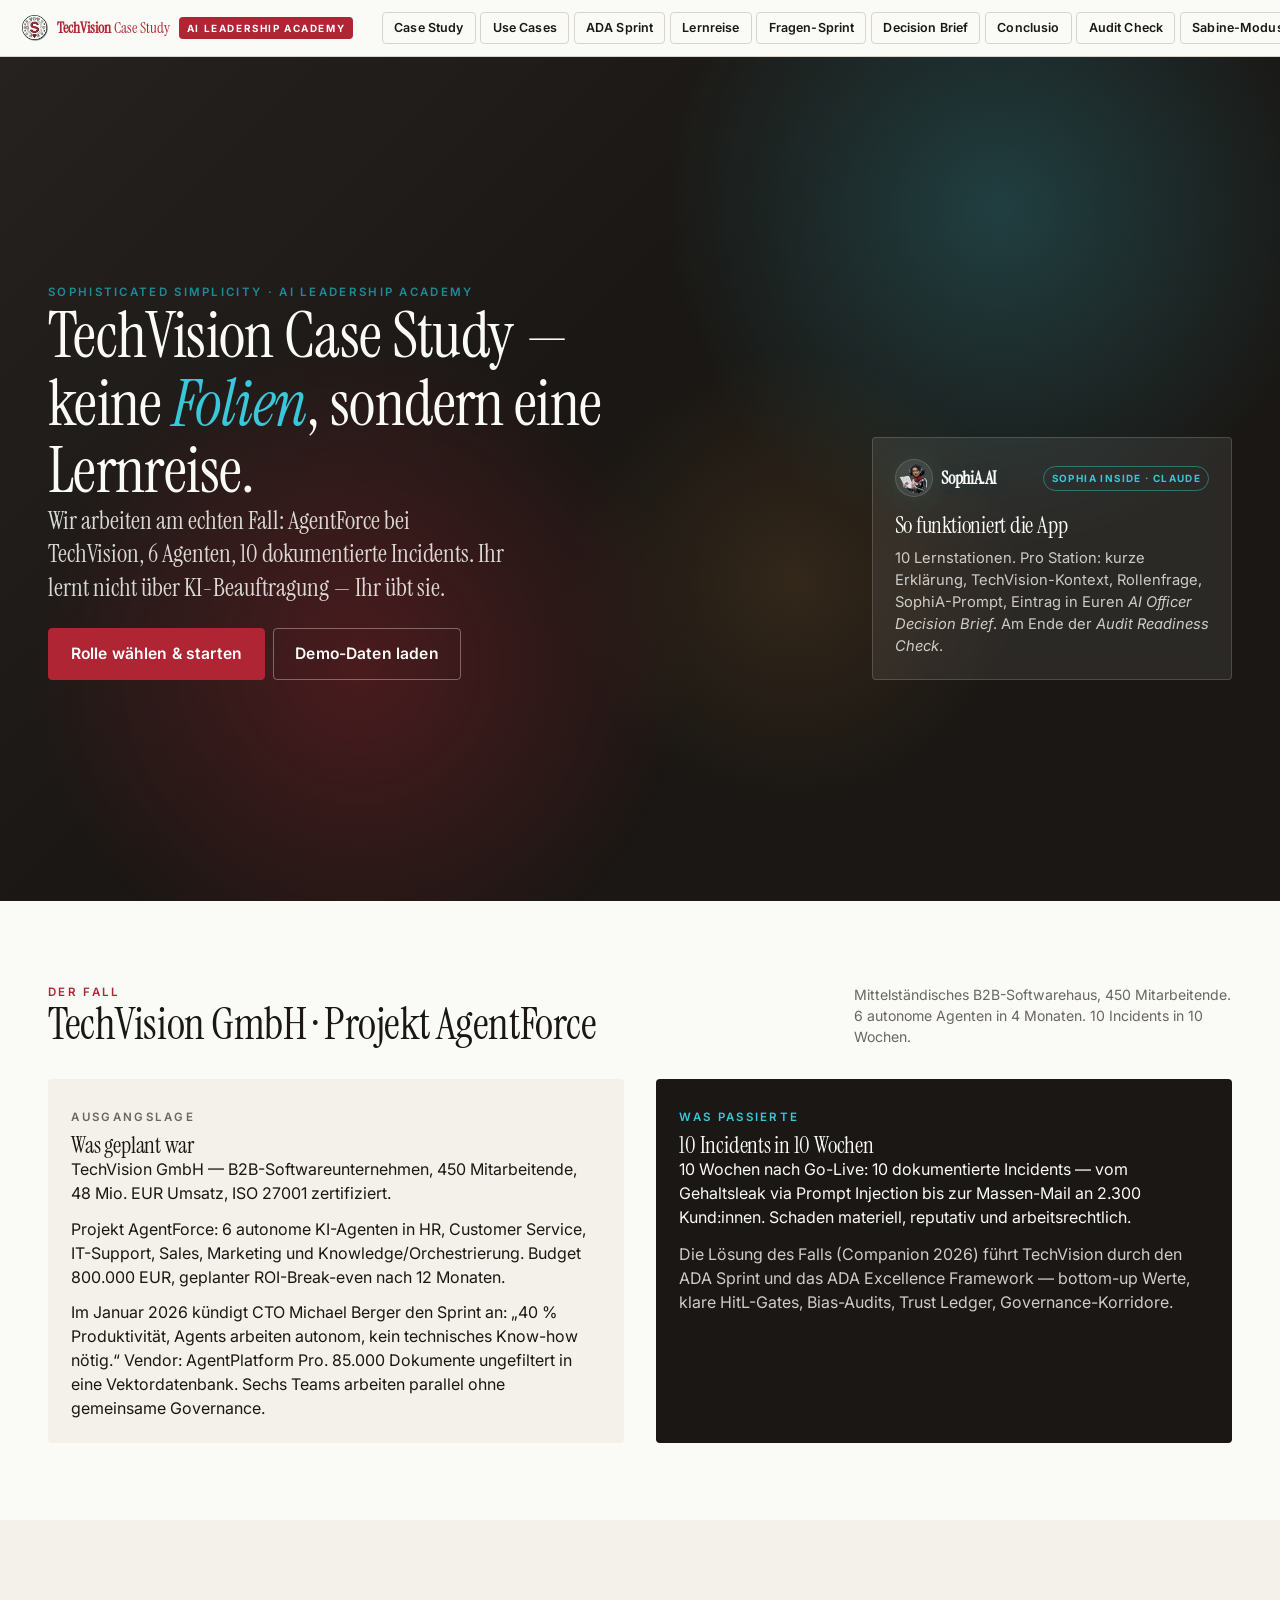
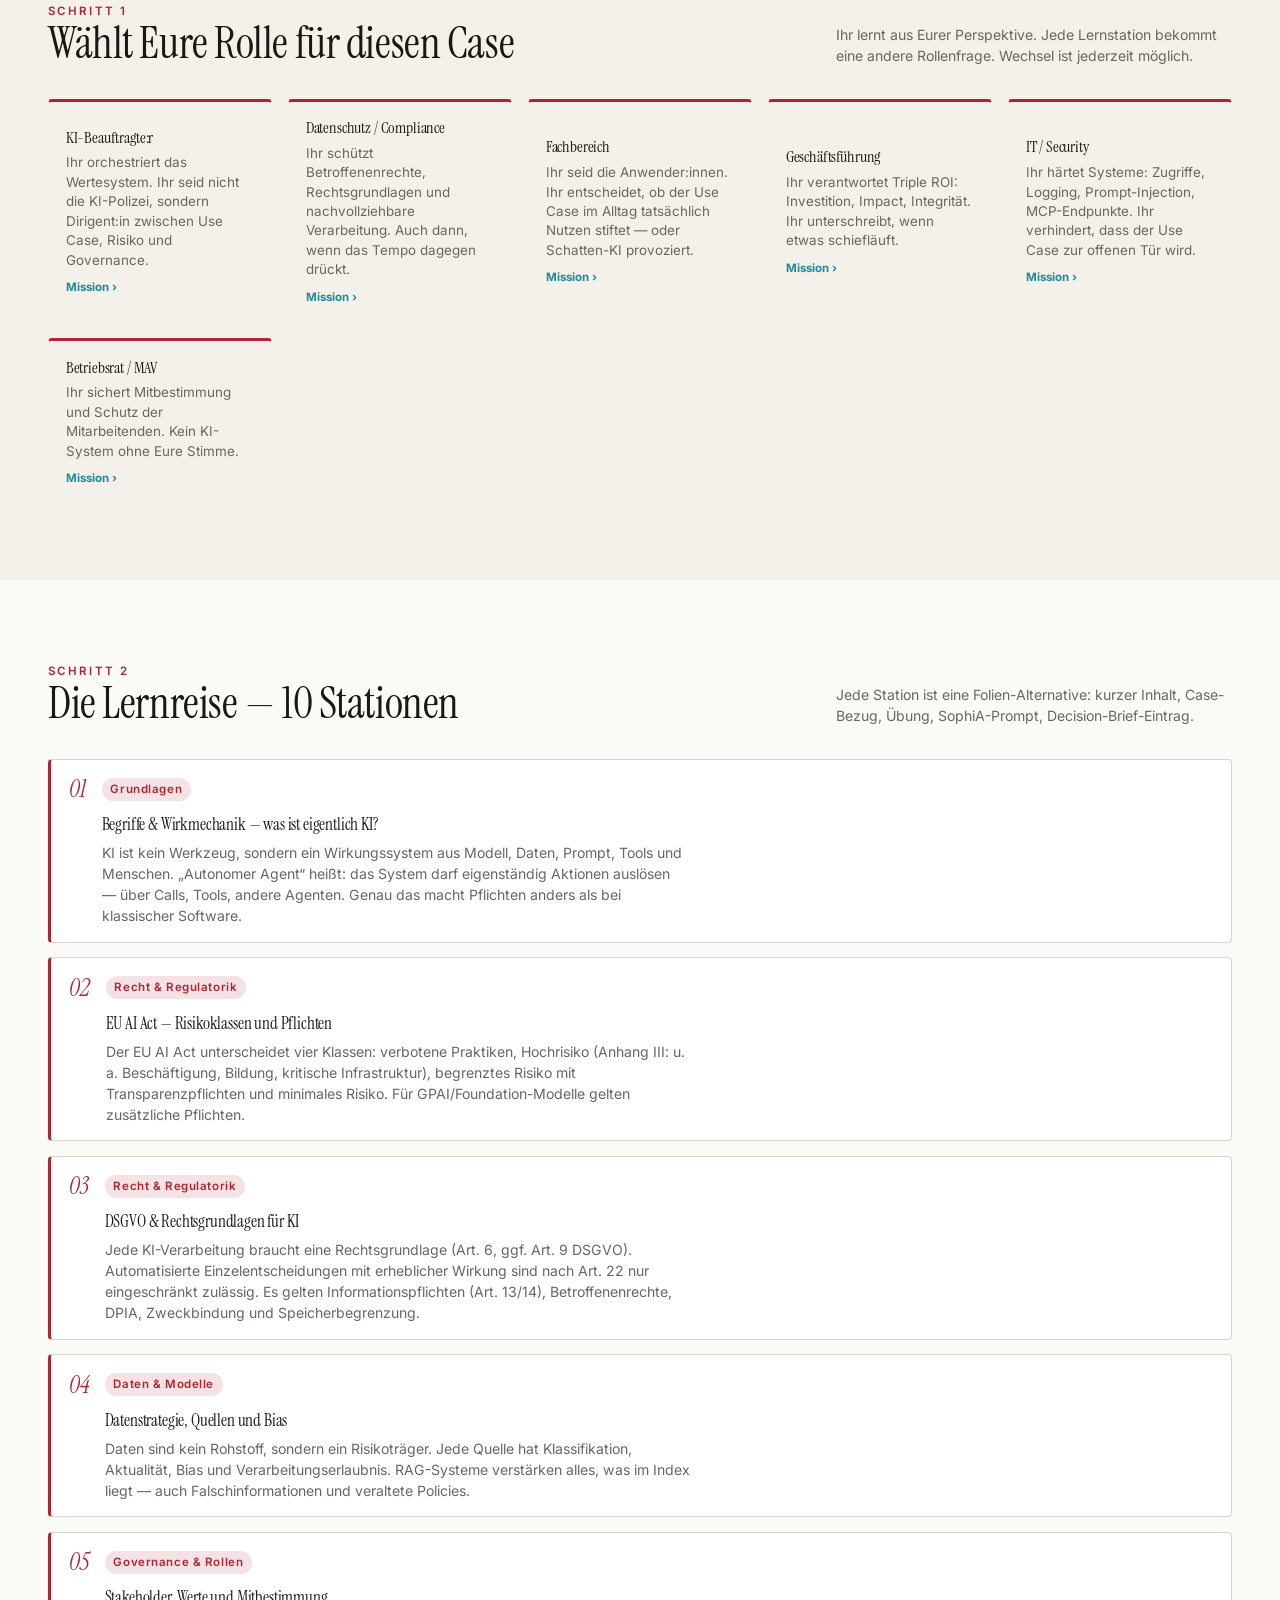
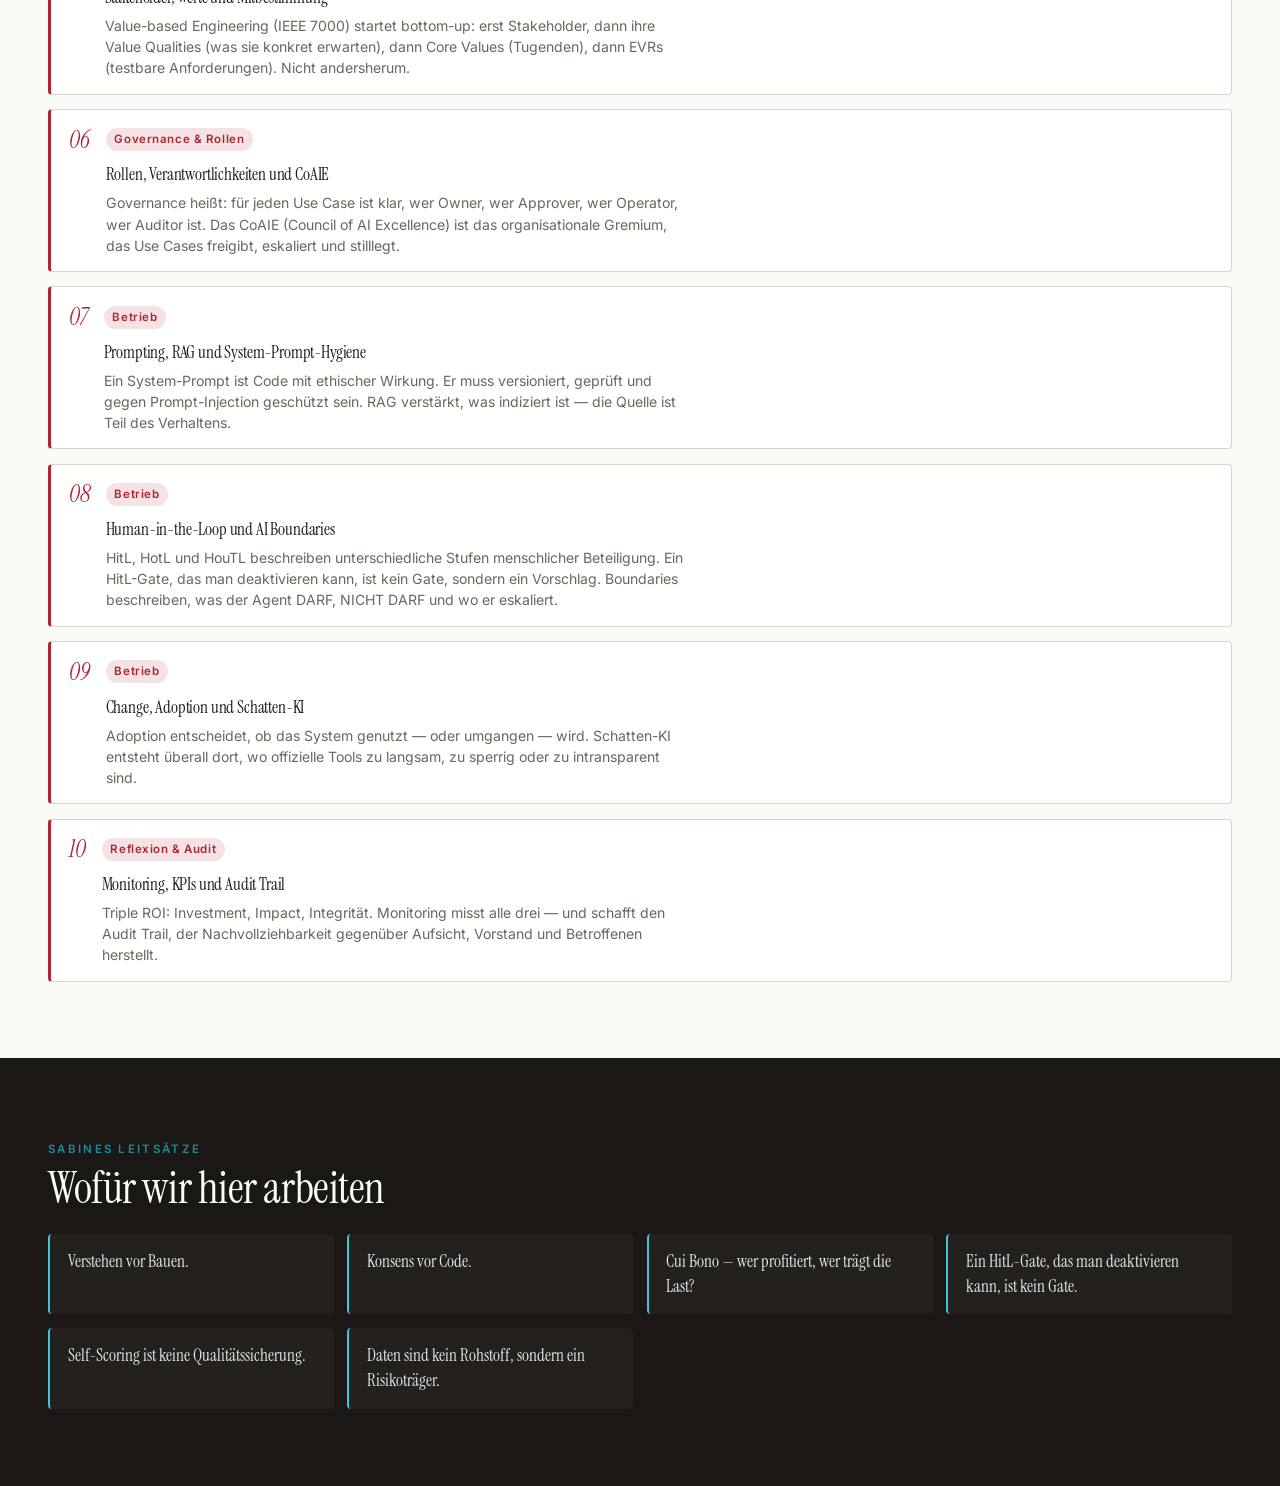
<file: index.html>
<!doctype html>
<html lang="de">
  <head>
    <meta charset="UTF-8" />
    <meta name="viewport" content="width=device-width, initial-scale=1.0" />
    <title>TechVision Case Study · AI Leadership Academy</title>
    <meta name="description" content="Case Study App für die AI Leadership Academy (KI-Beauftragte:r, AI Manager, CAIO). Keine Folien, sondern Case-Navigation: Rollenperspektive, Entscheidungen, Risiken, Decision Brief und Audit Readiness Check." />
    <link rel="icon" type="image/png" href="./assets/sosi-logo-square-q7Qhx3i_.png" />
    <link rel="preconnect" href="https://fonts.googleapis.com" />
    <link rel="preconnect" href="https://fonts.gstatic.com" crossorigin />
    <link
      href="https://fonts.googleapis.com/css2?family=Inter:wght@400;500;600;700&family=Instrument+Serif:ital@0;1&family=JetBrains+Mono:wght@400;500&display=swap"
      rel="stylesheet"
    />
    <script type="module" crossorigin src="./assets/index-LVXc1zDV.js"></script>
    <link rel="stylesheet" crossorigin href="./assets/index-D1wFLa5F.css">
  </head>
  <body>
    <div id="root"></div>
  </body>
</html>
</file>
<file: assets/index-D1wFLa5F.css>
*,:before,:after{--tw-border-spacing-x: 0;--tw-border-spacing-y: 0;--tw-translate-x: 0;--tw-translate-y: 0;--tw-rotate: 0;--tw-skew-x: 0;--tw-skew-y: 0;--tw-scale-x: 1;--tw-scale-y: 1;--tw-pan-x: ;--tw-pan-y: ;--tw-pinch-zoom: ;--tw-scroll-snap-strictness: proximity;--tw-gradient-from-position: ;--tw-gradient-via-position: ;--tw-gradient-to-position: ;--tw-ordinal: ;--tw-slashed-zero: ;--tw-numeric-figure: ;--tw-numeric-spacing: ;--tw-numeric-fraction: ;--tw-ring-inset: ;--tw-ring-offset-width: 0px;--tw-ring-offset-color: #fff;--tw-ring-color: rgb(59 130 246 / .5);--tw-ring-offset-shadow: 0 0 #0000;--tw-ring-shadow: 0 0 #0000;--tw-shadow: 0 0 #0000;--tw-shadow-colored: 0 0 #0000;--tw-blur: ;--tw-brightness: ;--tw-contrast: ;--tw-grayscale: ;--tw-hue-rotate: ;--tw-invert: ;--tw-saturate: ;--tw-sepia: ;--tw-drop-shadow: ;--tw-backdrop-blur: ;--tw-backdrop-brightness: ;--tw-backdrop-contrast: ;--tw-backdrop-grayscale: ;--tw-backdrop-hue-rotate: ;--tw-backdrop-invert: ;--tw-backdrop-opacity: ;--tw-backdrop-saturate: ;--tw-backdrop-sepia: ;--tw-contain-size: ;--tw-contain-layout: ;--tw-contain-paint: ;--tw-contain-style: }::backdrop{--tw-border-spacing-x: 0;--tw-border-spacing-y: 0;--tw-translate-x: 0;--tw-translate-y: 0;--tw-rotate: 0;--tw-skew-x: 0;--tw-skew-y: 0;--tw-scale-x: 1;--tw-scale-y: 1;--tw-pan-x: ;--tw-pan-y: ;--tw-pinch-zoom: ;--tw-scroll-snap-strictness: proximity;--tw-gradient-from-position: ;--tw-gradient-via-position: ;--tw-gradient-to-position: ;--tw-ordinal: ;--tw-slashed-zero: ;--tw-numeric-figure: ;--tw-numeric-spacing: ;--tw-numeric-fraction: ;--tw-ring-inset: ;--tw-ring-offset-width: 0px;--tw-ring-offset-color: #fff;--tw-ring-color: rgb(59 130 246 / .5);--tw-ring-offset-shadow: 0 0 #0000;--tw-ring-shadow: 0 0 #0000;--tw-shadow: 0 0 #0000;--tw-shadow-colored: 0 0 #0000;--tw-blur: ;--tw-brightness: ;--tw-contrast: ;--tw-grayscale: ;--tw-hue-rotate: ;--tw-invert: ;--tw-saturate: ;--tw-sepia: ;--tw-drop-shadow: ;--tw-backdrop-blur: ;--tw-backdrop-brightness: ;--tw-backdrop-contrast: ;--tw-backdrop-grayscale: ;--tw-backdrop-hue-rotate: ;--tw-backdrop-invert: ;--tw-backdrop-opacity: ;--tw-backdrop-saturate: ;--tw-backdrop-sepia: ;--tw-contain-size: ;--tw-contain-layout: ;--tw-contain-paint: ;--tw-contain-style: }*,:before,:after{box-sizing:border-box;border-width:0;border-style:solid;border-color:#e5e7eb}:before,:after{--tw-content: ""}html,:host{line-height:1.5;-webkit-text-size-adjust:100%;-moz-tab-size:4;-o-tab-size:4;tab-size:4;font-family:var(--font-sans);font-feature-settings:normal;font-variation-settings:normal;-webkit-tap-highlight-color:transparent}body{margin:0;line-height:inherit}hr{height:0;color:inherit;border-top-width:1px}abbr:where([title]){-webkit-text-decoration:underline dotted;text-decoration:underline dotted}h1,h2,h3,h4,h5,h6{font-size:inherit;font-weight:inherit}a{color:inherit;text-decoration:inherit}b,strong{font-weight:bolder}code,kbd,samp,pre{font-family:var(--font-mono);font-feature-settings:normal;font-variation-settings:normal;font-size:1em}small{font-size:80%}sub,sup{font-size:75%;line-height:0;position:relative;vertical-align:baseline}sub{bottom:-.25em}sup{top:-.5em}table{text-indent:0;border-color:inherit;border-collapse:collapse}button,input,optgroup,select,textarea{font-family:inherit;font-feature-settings:inherit;font-variation-settings:inherit;font-size:100%;font-weight:inherit;line-height:inherit;letter-spacing:inherit;color:inherit;margin:0;padding:0}button,select{text-transform:none}button,input:where([type=button]),input:where([type=reset]),input:where([type=submit]){-webkit-appearance:button;background-color:transparent;background-image:none}:-moz-focusring{outline:auto}:-moz-ui-invalid{box-shadow:none}progress{vertical-align:baseline}::-webkit-inner-spin-button,::-webkit-outer-spin-button{height:auto}[type=search]{-webkit-appearance:textfield;outline-offset:-2px}::-webkit-search-decoration{-webkit-appearance:none}::-webkit-file-upload-button{-webkit-appearance:button;font:inherit}summary{display:list-item}blockquote,dl,dd,h1,h2,h3,h4,h5,h6,hr,figure,p,pre{margin:0}fieldset{margin:0;padding:0}legend{padding:0}ol,ul,menu{list-style:none;margin:0;padding:0}dialog{padding:0}textarea{resize:vertical}input::-moz-placeholder,textarea::-moz-placeholder{opacity:1;color:#9ca3af}input::placeholder,textarea::placeholder{opacity:1;color:#9ca3af}button,[role=button]{cursor:pointer}:disabled{cursor:default}img,svg,video,canvas,audio,iframe,embed,object{display:block;vertical-align:middle}img,video{max-width:100%;height:auto}[hidden]:where(:not([hidden=until-found])){display:none}.container{width:100%}@media(min-width:640px){.container{max-width:640px}}@media(min-width:768px){.container{max-width:768px}}@media(min-width:1024px){.container{max-width:1024px}}@media(min-width:1280px){.container{max-width:1280px}}@media(min-width:1536px){.container{max-width:1536px}}.sr-only{position:absolute;width:1px;height:1px;padding:0;margin:-1px;overflow:hidden;clip:rect(0,0,0,0);white-space:nowrap;border-width:0}.pointer-events-none{pointer-events:none}.pointer-events-auto{pointer-events:auto}.visible{visibility:visible}.invisible{visibility:hidden}.fixed{position:fixed}.absolute{position:absolute}.relative{position:relative}.sticky{position:sticky}.inset-0{inset:0}.inset-x-0{left:0;right:0}.inset-y-0{top:0;bottom:0}.-bottom-12{bottom:-3rem}.-left-12{left:-3rem}.-right-12{right:-3rem}.-top-12{top:-3rem}.bottom-0{bottom:0}.left-0{left:0}.left-1{left:.25rem}.left-1\/2{left:50%}.left-2{left:.5rem}.left-\[50\%\]{left:50%}.right-0{right:0}.right-1{right:.25rem}.right-2{right:.5rem}.right-3{right:.75rem}.right-4{right:1rem}.top-0{top:0}.top-1\.5{top:.375rem}.top-1\/2{top:50%}.top-2{top:.5rem}.top-3\.5{top:.875rem}.top-4{top:1rem}.top-\[1px\]{top:1px}.top-\[50\%\]{top:50%}.top-\[60\%\]{top:60%}.top-full{top:100%}.z-10{z-index:10}.z-20{z-index:20}.z-50{z-index:50}.z-\[100\]{z-index:100}.z-\[1\]{z-index:1}.-mx-1{margin-left:-.25rem;margin-right:-.25rem}.mx-2{margin-left:.5rem;margin-right:.5rem}.mx-3\.5{margin-left:.875rem;margin-right:.875rem}.mx-4{margin-left:1rem;margin-right:1rem}.mx-auto{margin-left:auto;margin-right:auto}.my-0\.5{margin-top:.125rem;margin-bottom:.125rem}.my-1{margin-top:.25rem;margin-bottom:.25rem}.-ml-4{margin-left:-1rem}.-mt-4{margin-top:-1rem}.mb-1{margin-bottom:.25rem}.mb-4{margin-bottom:1rem}.ml-1{margin-left:.25rem}.ml-auto{margin-left:auto}.mr-2{margin-right:.5rem}.mt-1\.5{margin-top:.375rem}.mt-2{margin-top:.5rem}.mt-24{margin-top:6rem}.mt-4{margin-top:1rem}.mt-auto{margin-top:auto}.block{display:block}.flex{display:flex}.inline-flex{display:inline-flex}.table{display:table}.grid{display:grid}.hidden{display:none}.aspect-square{aspect-ratio:1 / 1}.aspect-video{aspect-ratio:16 / 9}.size-4{width:1rem;height:1rem}.h-1\.5{height:.375rem}.h-10{height:2.5rem}.h-11{height:2.75rem}.h-12{height:3rem}.h-2{height:.5rem}.h-2\.5{height:.625rem}.h-3{height:.75rem}.h-3\.5{height:.875rem}.h-4{height:1rem}.h-5{height:1.25rem}.h-6{height:1.5rem}.h-7{height:1.75rem}.h-8{height:2rem}.h-9{height:2.25rem}.h-\[1px\]{height:1px}.h-\[var\(--radix-navigation-menu-viewport-height\)\]{height:var(--radix-navigation-menu-viewport-height)}.h-\[var\(--radix-select-trigger-height\)\]{height:var(--radix-select-trigger-height)}.h-auto{height:auto}.h-full{height:100%}.h-px{height:1px}.h-svh{height:100svh}.max-h-\[--radix-context-menu-content-available-height\]{max-height:var(--radix-context-menu-content-available-height)}.max-h-\[--radix-select-content-available-height\]{max-height:var(--radix-select-content-available-height)}.max-h-\[300px\]{max-height:300px}.max-h-\[var\(--radix-dropdown-menu-content-available-height\)\]{max-height:var(--radix-dropdown-menu-content-available-height)}.max-h-screen{max-height:100vh}.min-h-0{min-height:0px}.min-h-10{min-height:2.5rem}.min-h-8{min-height:2rem}.min-h-9{min-height:2.25rem}.min-h-\[80px\]{min-height:80px}.min-h-screen{min-height:100vh}.min-h-svh{min-height:100svh}.w-0{width:0px}.w-1{width:.25rem}.w-10{width:2.5rem}.w-11{width:2.75rem}.w-2{width:.5rem}.w-2\.5{width:.625rem}.w-3{width:.75rem}.w-3\.5{width:.875rem}.w-3\/4{width:75%}.w-4{width:1rem}.w-5{width:1.25rem}.w-64{width:16rem}.w-7{width:1.75rem}.w-72{width:18rem}.w-8{width:2rem}.w-9{width:2.25rem}.w-\[100px\]{width:100px}.w-\[1px\]{width:1px}.w-\[var\(--sidebar-width\)\]{width:var(--sidebar-width)}.w-auto{width:auto}.w-full{width:100%}.w-max{width:-moz-max-content;width:max-content}.w-px{width:1px}.min-w-0{min-width:0px}.min-w-10{min-width:2.5rem}.min-w-11{min-width:2.75rem}.min-w-5{min-width:1.25rem}.min-w-9{min-width:2.25rem}.min-w-\[12rem\]{min-width:12rem}.min-w-\[8rem\]{min-width:8rem}.min-w-\[var\(--radix-select-trigger-width\)\]{min-width:var(--radix-select-trigger-width)}.max-w-\[var\(--skeleton-width\)\]{max-width:var(--skeleton-width)}.max-w-lg{max-width:32rem}.max-w-max{max-width:-moz-max-content;max-width:max-content}.max-w-md{max-width:28rem}.flex-1{flex:1 1 0%}.shrink-0{flex-shrink:0}.grow{flex-grow:1}.grow-0{flex-grow:0}.basis-full{flex-basis:100%}.caption-bottom{caption-side:bottom}.border-collapse{border-collapse:collapse}.origin-\[--radix-context-menu-content-transform-origin\]{transform-origin:var(--radix-context-menu-content-transform-origin)}.origin-\[--radix-dropdown-menu-content-transform-origin\]{transform-origin:var(--radix-dropdown-menu-content-transform-origin)}.origin-\[--radix-hover-card-content-transform-origin\]{transform-origin:var(--radix-hover-card-content-transform-origin)}.origin-\[--radix-menubar-content-transform-origin\]{transform-origin:var(--radix-menubar-content-transform-origin)}.origin-\[--radix-popover-content-transform-origin\]{transform-origin:var(--radix-popover-content-transform-origin)}.origin-\[--radix-select-content-transform-origin\]{transform-origin:var(--radix-select-content-transform-origin)}.origin-\[--radix-tooltip-content-transform-origin\]{transform-origin:var(--radix-tooltip-content-transform-origin)}.-translate-x-1\/2{--tw-translate-x: -50%;transform:translate(var(--tw-translate-x),var(--tw-translate-y)) rotate(var(--tw-rotate)) skew(var(--tw-skew-x)) skewY(var(--tw-skew-y)) scaleX(var(--tw-scale-x)) scaleY(var(--tw-scale-y))}.-translate-x-px{--tw-translate-x: -1px;transform:translate(var(--tw-translate-x),var(--tw-translate-y)) rotate(var(--tw-rotate)) skew(var(--tw-skew-x)) skewY(var(--tw-skew-y)) scaleX(var(--tw-scale-x)) scaleY(var(--tw-scale-y))}.-translate-y-1\/2{--tw-translate-y: -50%;transform:translate(var(--tw-translate-x),var(--tw-translate-y)) rotate(var(--tw-rotate)) skew(var(--tw-skew-x)) skewY(var(--tw-skew-y)) scaleX(var(--tw-scale-x)) scaleY(var(--tw-scale-y))}.translate-x-\[-50\%\]{--tw-translate-x: -50%;transform:translate(var(--tw-translate-x),var(--tw-translate-y)) rotate(var(--tw-rotate)) skew(var(--tw-skew-x)) skewY(var(--tw-skew-y)) scaleX(var(--tw-scale-x)) scaleY(var(--tw-scale-y))}.translate-x-px{--tw-translate-x: 1px;transform:translate(var(--tw-translate-x),var(--tw-translate-y)) rotate(var(--tw-rotate)) skew(var(--tw-skew-x)) skewY(var(--tw-skew-y)) scaleX(var(--tw-scale-x)) scaleY(var(--tw-scale-y))}.translate-y-\[-50\%\]{--tw-translate-y: -50%;transform:translate(var(--tw-translate-x),var(--tw-translate-y)) rotate(var(--tw-rotate)) skew(var(--tw-skew-x)) skewY(var(--tw-skew-y)) scaleX(var(--tw-scale-x)) scaleY(var(--tw-scale-y))}.rotate-45{--tw-rotate: 45deg;transform:translate(var(--tw-translate-x),var(--tw-translate-y)) rotate(var(--tw-rotate)) skew(var(--tw-skew-x)) skewY(var(--tw-skew-y)) scaleX(var(--tw-scale-x)) scaleY(var(--tw-scale-y))}.rotate-90{--tw-rotate: 90deg;transform:translate(var(--tw-translate-x),var(--tw-translate-y)) rotate(var(--tw-rotate)) skew(var(--tw-skew-x)) skewY(var(--tw-skew-y)) scaleX(var(--tw-scale-x)) scaleY(var(--tw-scale-y))}.transform{transform:translate(var(--tw-translate-x),var(--tw-translate-y)) rotate(var(--tw-rotate)) skew(var(--tw-skew-x)) skewY(var(--tw-skew-y)) scaleX(var(--tw-scale-x)) scaleY(var(--tw-scale-y))}@keyframes pulse{50%{opacity:.5}}.animate-pulse{animation:pulse 2s cubic-bezier(.4,0,.6,1) infinite}.cursor-default{cursor:default}.cursor-pointer{cursor:pointer}.touch-none{touch-action:none}.select-none{-webkit-user-select:none;-moz-user-select:none;user-select:none}.list-none{list-style-type:none}.flex-row{flex-direction:row}.flex-col{flex-direction:column}.flex-col-reverse{flex-direction:column-reverse}.flex-wrap{flex-wrap:wrap}.items-start{align-items:flex-start}.items-end{align-items:flex-end}.items-center{align-items:center}.items-stretch{align-items:stretch}.justify-center{justify-content:center}.justify-between{justify-content:space-between}.gap-1{gap:.25rem}.gap-1\.5{gap:.375rem}.gap-2{gap:.5rem}.gap-4{gap:1rem}.space-x-1>:not([hidden])~:not([hidden]){--tw-space-x-reverse: 0;margin-right:calc(.25rem * var(--tw-space-x-reverse));margin-left:calc(.25rem * calc(1 - var(--tw-space-x-reverse)))}.space-x-4>:not([hidden])~:not([hidden]){--tw-space-x-reverse: 0;margin-right:calc(1rem * var(--tw-space-x-reverse));margin-left:calc(1rem * calc(1 - var(--tw-space-x-reverse)))}.space-y-1>:not([hidden])~:not([hidden]){--tw-space-y-reverse: 0;margin-top:calc(.25rem * calc(1 - var(--tw-space-y-reverse)));margin-bottom:calc(.25rem * var(--tw-space-y-reverse))}.space-y-1\.5>:not([hidden])~:not([hidden]){--tw-space-y-reverse: 0;margin-top:calc(.375rem * calc(1 - var(--tw-space-y-reverse)));margin-bottom:calc(.375rem * var(--tw-space-y-reverse))}.space-y-2>:not([hidden])~:not([hidden]){--tw-space-y-reverse: 0;margin-top:calc(.5rem * calc(1 - var(--tw-space-y-reverse)));margin-bottom:calc(.5rem * var(--tw-space-y-reverse))}.space-y-4>:not([hidden])~:not([hidden]){--tw-space-y-reverse: 0;margin-top:calc(1rem * calc(1 - var(--tw-space-y-reverse)));margin-bottom:calc(1rem * var(--tw-space-y-reverse))}.overflow-auto{overflow:auto}.overflow-hidden{overflow:hidden}.overflow-y-auto{overflow-y:auto}.overflow-x-hidden{overflow-x:hidden}.whitespace-nowrap{white-space:nowrap}.break-words{overflow-wrap:break-word}.rounded-\[2px\]{border-radius:2px}.rounded-\[inherit\]{border-radius:inherit}.rounded-full{border-radius:9999px}.rounded-lg{border-radius:.5625rem}.rounded-md{border-radius:.375rem}.rounded-sm{border-radius:.1875rem}.rounded-xl{border-radius:.75rem}.rounded-t-\[10px\]{border-top-left-radius:10px;border-top-right-radius:10px}.rounded-tl-sm{border-top-left-radius:.1875rem}.border{border-width:1px}.border-2{border-width:2px}.border-\[1\.5px\]{border-width:1.5px}.border-y{border-top-width:1px;border-bottom-width:1px}.border-b{border-bottom-width:1px}.border-l{border-left-width:1px}.border-r{border-right-width:1px}.border-t{border-top-width:1px}.border-dashed{border-style:dashed}.border-\[--color-border\]{border-color:var(--color-border)}.border-border\/50{border-color:hsl(var(--border) / .5)}.border-card-border{--tw-border-opacity: 1;border-color:hsl(var(--card-border) / var(--tw-border-opacity, 1))}.border-destructive{--tw-border-opacity: 1;border-color:hsl(var(--destructive) / var(--tw-border-opacity, 1))}.border-destructive-border{border-color:var(--destructive-border)}.border-destructive\/50{border-color:hsl(var(--destructive) / .5)}.border-input{--tw-border-opacity: 1;border-color:hsl(var(--input) / var(--tw-border-opacity, 1))}.border-primary{--tw-border-opacity: 1;border-color:hsl(var(--primary) / var(--tw-border-opacity, 1))}.border-primary-border{border-color:var(--primary-border)}.border-secondary-border{border-color:var(--secondary-border)}.border-sidebar-border{--tw-border-opacity: 1;border-color:hsl(var(--sidebar-border) / var(--tw-border-opacity, 1))}.border-transparent{border-color:transparent}.border-l-transparent{border-left-color:transparent}.border-t-transparent{border-top-color:transparent}.bg-\[--color-bg\]{background-color:var(--color-bg)}.bg-accent{--tw-bg-opacity: 1;background-color:hsl(var(--accent) / var(--tw-bg-opacity, 1))}.bg-background{--tw-bg-opacity: 1;background-color:hsl(var(--background) / var(--tw-bg-opacity, 1))}.bg-black\/80{background-color:#000c}.bg-border{--tw-bg-opacity: 1;background-color:hsl(var(--border) / var(--tw-bg-opacity, 1))}.bg-card{--tw-bg-opacity: 1;background-color:hsl(var(--card) / var(--tw-bg-opacity, 1))}.bg-destructive{--tw-bg-opacity: 1;background-color:hsl(var(--destructive) / var(--tw-bg-opacity, 1))}.bg-foreground{--tw-bg-opacity: 1;background-color:hsl(var(--foreground) / var(--tw-bg-opacity, 1))}.bg-gray-50{--tw-bg-opacity: 1;background-color:rgb(249 250 251 / var(--tw-bg-opacity, 1))}.bg-muted{--tw-bg-opacity: 1;background-color:hsl(var(--muted) / var(--tw-bg-opacity, 1))}.bg-muted\/50{background-color:hsl(var(--muted) / .5)}.bg-popover{--tw-bg-opacity: 1;background-color:hsl(var(--popover) / var(--tw-bg-opacity, 1))}.bg-primary{--tw-bg-opacity: 1;background-color:hsl(var(--primary) / var(--tw-bg-opacity, 1))}.bg-secondary{--tw-bg-opacity: 1;background-color:hsl(var(--secondary) / var(--tw-bg-opacity, 1))}.bg-sidebar{--tw-bg-opacity: 1;background-color:hsl(var(--sidebar) / var(--tw-bg-opacity, 1))}.bg-sidebar-border{--tw-bg-opacity: 1;background-color:hsl(var(--sidebar-border) / var(--tw-bg-opacity, 1))}.bg-transparent{background-color:transparent}.fill-current{fill:currentColor}.p-0{padding:0}.p-1{padding:.25rem}.p-2{padding:.5rem}.p-3{padding:.75rem}.p-4{padding:1rem}.p-6{padding:1.5rem}.p-\[1px\]{padding:1px}.px-1{padding-left:.25rem;padding-right:.25rem}.px-2{padding-left:.5rem;padding-right:.5rem}.px-2\.5{padding-left:.625rem;padding-right:.625rem}.px-3{padding-left:.75rem;padding-right:.75rem}.px-4{padding-left:1rem;padding-right:1rem}.px-5{padding-left:1.25rem;padding-right:1.25rem}.px-8{padding-left:2rem;padding-right:2rem}.py-0\.5{padding-top:.125rem;padding-bottom:.125rem}.py-1{padding-top:.25rem;padding-bottom:.25rem}.py-1\.5{padding-top:.375rem;padding-bottom:.375rem}.py-2{padding-top:.5rem;padding-bottom:.5rem}.py-3{padding-top:.75rem;padding-bottom:.75rem}.py-4{padding-top:1rem;padding-bottom:1rem}.py-6{padding-top:1.5rem;padding-bottom:1.5rem}.pb-3{padding-bottom:.75rem}.pb-4{padding-bottom:1rem}.pl-2\.5{padding-left:.625rem}.pl-4{padding-left:1rem}.pl-8{padding-left:2rem}.pr-2{padding-right:.5rem}.pr-2\.5{padding-right:.625rem}.pr-8{padding-right:2rem}.pt-0{padding-top:0}.pt-1{padding-top:.25rem}.pt-3{padding-top:.75rem}.pt-4{padding-top:1rem}.pt-6{padding-top:1.5rem}.text-left{text-align:left}.text-center{text-align:center}.align-middle{vertical-align:middle}.font-mono{font-family:var(--font-mono)}.text-2xl{font-size:1.5rem;line-height:2rem}.text-\[0\.8rem\]{font-size:.8rem}.text-base{font-size:1rem;line-height:1.5rem}.text-lg{font-size:1.125rem;line-height:1.75rem}.text-sm{font-size:.875rem;line-height:1.25rem}.text-xs{font-size:.75rem;line-height:1rem}.font-bold{font-weight:700}.font-medium{font-weight:500}.font-normal{font-weight:400}.font-semibold{font-weight:600}.tabular-nums{--tw-numeric-spacing: tabular-nums;font-variant-numeric:var(--tw-ordinal) var(--tw-slashed-zero) var(--tw-numeric-figure) var(--tw-numeric-spacing) var(--tw-numeric-fraction)}.leading-none{line-height:1}.tracking-tight{letter-spacing:-.025em}.tracking-widest{letter-spacing:.1em}.text-accent-foreground{--tw-text-opacity: 1;color:hsl(var(--accent-foreground) / var(--tw-text-opacity, 1))}.text-card-foreground{--tw-text-opacity: 1;color:hsl(var(--card-foreground) / var(--tw-text-opacity, 1))}.text-current{color:currentColor}.text-destructive{--tw-text-opacity: 1;color:hsl(var(--destructive) / var(--tw-text-opacity, 1))}.text-destructive-foreground{--tw-text-opacity: 1;color:hsl(var(--destructive-foreground) / var(--tw-text-opacity, 1))}.text-foreground{--tw-text-opacity: 1;color:hsl(var(--foreground) / var(--tw-text-opacity, 1))}.text-foreground\/50{color:hsl(var(--foreground) / .5)}.text-gray-600{--tw-text-opacity: 1;color:rgb(75 85 99 / var(--tw-text-opacity, 1))}.text-gray-900{--tw-text-opacity: 1;color:rgb(17 24 39 / var(--tw-text-opacity, 1))}.text-muted-foreground{--tw-text-opacity: 1;color:hsl(var(--muted-foreground) / var(--tw-text-opacity, 1))}.text-popover-foreground{--tw-text-opacity: 1;color:hsl(var(--popover-foreground) / var(--tw-text-opacity, 1))}.text-primary{--tw-text-opacity: 1;color:hsl(var(--primary) / var(--tw-text-opacity, 1))}.text-primary-foreground{--tw-text-opacity: 1;color:hsl(var(--primary-foreground) / var(--tw-text-opacity, 1))}.text-red-500{--tw-text-opacity: 1;color:rgb(239 68 68 / var(--tw-text-opacity, 1))}.text-secondary-foreground{--tw-text-opacity: 1;color:hsl(var(--secondary-foreground) / var(--tw-text-opacity, 1))}.text-sidebar-foreground{--tw-text-opacity: 1;color:hsl(var(--sidebar-foreground) / var(--tw-text-opacity, 1))}.text-sidebar-foreground\/70{color:hsl(var(--sidebar-foreground) / .7)}.opacity-0{opacity:0}.opacity-50{opacity:.5}.opacity-60{opacity:.6}.opacity-70{opacity:.7}.opacity-90{opacity:.9}.shadow-\[0_0_0_1px_hsl\(var\(--sidebar-border\)\)\]{--tw-shadow: 0 0 0 1px hsl(var(--sidebar-border));--tw-shadow-colored: 0 0 0 1px var(--tw-shadow-color);box-shadow:var(--tw-ring-offset-shadow, 0 0 #0000),var(--tw-ring-shadow, 0 0 #0000),var(--tw-shadow)}.shadow-lg{--tw-shadow: 0 10px 15px -3px rgb(0 0 0 / .1), 0 4px 6px -4px rgb(0 0 0 / .1);--tw-shadow-colored: 0 10px 15px -3px var(--tw-shadow-color), 0 4px 6px -4px var(--tw-shadow-color);box-shadow:var(--tw-ring-offset-shadow, 0 0 #0000),var(--tw-ring-shadow, 0 0 #0000),var(--tw-shadow)}.shadow-md{--tw-shadow: 0 4px 6px -1px rgb(0 0 0 / .1), 0 2px 4px -2px rgb(0 0 0 / .1);--tw-shadow-colored: 0 4px 6px -1px var(--tw-shadow-color), 0 2px 4px -2px var(--tw-shadow-color);box-shadow:var(--tw-ring-offset-shadow, 0 0 #0000),var(--tw-ring-shadow, 0 0 #0000),var(--tw-shadow)}.shadow-none{--tw-shadow: 0 0 #0000;--tw-shadow-colored: 0 0 #0000;box-shadow:var(--tw-ring-offset-shadow, 0 0 #0000),var(--tw-ring-shadow, 0 0 #0000),var(--tw-shadow)}.shadow-sm{--tw-shadow: 0 1px 2px 0 rgb(0 0 0 / .05);--tw-shadow-colored: 0 1px 2px 0 var(--tw-shadow-color);box-shadow:var(--tw-ring-offset-shadow, 0 0 #0000),var(--tw-ring-shadow, 0 0 #0000),var(--tw-shadow)}.shadow-xl{--tw-shadow: 0 20px 25px -5px rgb(0 0 0 / .1), 0 8px 10px -6px rgb(0 0 0 / .1);--tw-shadow-colored: 0 20px 25px -5px var(--tw-shadow-color), 0 8px 10px -6px var(--tw-shadow-color);box-shadow:var(--tw-ring-offset-shadow, 0 0 #0000),var(--tw-ring-shadow, 0 0 #0000),var(--tw-shadow)}.outline-none{outline:2px solid transparent;outline-offset:2px}.outline{outline-style:solid}.outline-2{outline-width:2px}.outline-offset-2{outline-offset:2px}.outline-transparent{outline-color:transparent}.ring-0{--tw-ring-offset-shadow: var(--tw-ring-inset) 0 0 0 var(--tw-ring-offset-width) var(--tw-ring-offset-color);--tw-ring-shadow: var(--tw-ring-inset) 0 0 0 calc(0px + var(--tw-ring-offset-width)) var(--tw-ring-color);box-shadow:var(--tw-ring-offset-shadow),var(--tw-ring-shadow),var(--tw-shadow, 0 0 #0000)}.ring-2{--tw-ring-offset-shadow: var(--tw-ring-inset) 0 0 0 var(--tw-ring-offset-width) var(--tw-ring-offset-color);--tw-ring-shadow: var(--tw-ring-inset) 0 0 0 calc(2px + var(--tw-ring-offset-width)) var(--tw-ring-color);box-shadow:var(--tw-ring-offset-shadow),var(--tw-ring-shadow),var(--tw-shadow, 0 0 #0000)}.ring-ring{--tw-ring-opacity: 1;--tw-ring-color: hsl(var(--ring) / var(--tw-ring-opacity, 1))}.ring-sidebar-ring{--tw-ring-opacity: 1;--tw-ring-color: hsl(var(--sidebar-ring) / var(--tw-ring-opacity, 1))}.ring-offset-background{--tw-ring-offset-color: hsl(var(--background) / 1)}.filter{filter:var(--tw-blur) var(--tw-brightness) var(--tw-contrast) var(--tw-grayscale) var(--tw-hue-rotate) var(--tw-invert) var(--tw-saturate) var(--tw-sepia) var(--tw-drop-shadow)}.transition{transition-property:color,background-color,border-color,text-decoration-color,fill,stroke,opacity,box-shadow,transform,filter,backdrop-filter;transition-timing-function:cubic-bezier(.4,0,.2,1);transition-duration:.15s}.transition-\[left\,right\,width\]{transition-property:left,right,width;transition-timing-function:cubic-bezier(.4,0,.2,1);transition-duration:.15s}.transition-\[margin\,opacity\]{transition-property:margin,opacity;transition-timing-function:cubic-bezier(.4,0,.2,1);transition-duration:.15s}.transition-\[width\,height\,padding\]{transition-property:width,height,padding;transition-timing-function:cubic-bezier(.4,0,.2,1);transition-duration:.15s}.transition-\[width\]{transition-property:width;transition-timing-function:cubic-bezier(.4,0,.2,1);transition-duration:.15s}.transition-all{transition-property:all;transition-timing-function:cubic-bezier(.4,0,.2,1);transition-duration:.15s}.transition-colors{transition-property:color,background-color,border-color,text-decoration-color,fill,stroke;transition-timing-function:cubic-bezier(.4,0,.2,1);transition-duration:.15s}.transition-opacity{transition-property:opacity;transition-timing-function:cubic-bezier(.4,0,.2,1);transition-duration:.15s}.transition-transform{transition-property:transform;transition-timing-function:cubic-bezier(.4,0,.2,1);transition-duration:.15s}.duration-1000{transition-duration:1s}.duration-200{transition-duration:.2s}.ease-in-out{transition-timing-function:cubic-bezier(.4,0,.2,1)}.ease-linear{transition-timing-function:linear}@keyframes enter{0%{opacity:var(--tw-enter-opacity, 1);transform:translate3d(var(--tw-enter-translate-x, 0),var(--tw-enter-translate-y, 0),0) scale3d(var(--tw-enter-scale, 1),var(--tw-enter-scale, 1),var(--tw-enter-scale, 1)) rotate(var(--tw-enter-rotate, 0))}}@keyframes exit{to{opacity:var(--tw-exit-opacity, 1);transform:translate3d(var(--tw-exit-translate-x, 0),var(--tw-exit-translate-y, 0),0) scale3d(var(--tw-exit-scale, 1),var(--tw-exit-scale, 1),var(--tw-exit-scale, 1)) rotate(var(--tw-exit-rotate, 0))}}.animate-in{animation-name:enter;animation-duration:.15s;--tw-enter-opacity: initial;--tw-enter-scale: initial;--tw-enter-rotate: initial;--tw-enter-translate-x: initial;--tw-enter-translate-y: initial}.fade-in,.fade-in-0{--tw-enter-opacity: 0}.fade-in-80{--tw-enter-opacity: .8}.zoom-in-95{--tw-enter-scale: .95}.duration-1000{animation-duration:1s}.duration-200{animation-duration:.2s}.ease-in-out{animation-timing-function:cubic-bezier(.4,0,.2,1)}.ease-linear{animation-timing-function:linear}.\[border-color\:var\(--badge-outline\)\]{border-color:var(--badge-outline)}.\[border-color\:var\(--button-outline\)\]{border-color:var(--button-outline)}:root{--wine: #B02534;--wine-deep: #7E1925;--wine-soft: #F5E2E4;--teal: #39C7D9;--teal-deep: #1F8A98;--teal-soft: #E0F6F9;--offwhite: #FAFAF7;--paper: #F4F1EA;--ada-black: #0A0A0A;--ink: #1A1714;--grey: #6B6660;--grey-line: #D9D4CB;--grey-soft: #EFECE5;--act: #B02533;--ada-design: #D49341;--align: #0D4F3D;--serif: "Instrument Serif", "Playfair Display", Georgia, serif;--sans: "Inter", system-ui, -apple-system, sans-serif;--mono: "JetBrains Mono", ui-monospace, Menlo, monospace;--max: 1320px;--rad: 4px}html,body{height:100%}html{scroll-behavior:smooth}body{font-family:var(--sans);font-size:16px;line-height:1.5;color:var(--ink);background:var(--offwhite);-webkit-font-smoothing:antialiased;text-rendering:optimizeLegibility}body,#root{min-height:100vh}h1,h2,h3{font-family:var(--serif);font-weight:400;line-height:1.05;letter-spacing:-.01em;color:var(--ink)}h1{font-size:clamp(2.2rem,5vw,4.4rem)}h2{font-size:clamp(1.7rem,3.4vw,2.8rem)}h3{font-size:clamp(1.15rem,1.8vw,1.5rem)}h4{font-size:.95rem;font-family:var(--sans);font-weight:600;letter-spacing:.02em;text-transform:uppercase;color:var(--ink)}em{font-style:italic}strong{font-weight:600}p{max-width:65ch}p+p{margin-top:.7rem}a{color:var(--wine);text-decoration:none}a:hover{color:var(--wine-deep);text-decoration:underline}.eyebrow{font-family:var(--sans);font-size:.72rem;font-weight:600;letter-spacing:.2em;text-transform:uppercase;color:var(--wine);display:inline-block}.eyebrow--muted{color:var(--grey)}.eyebrow--teal{color:var(--teal-deep)}.kicker{display:inline-block;font-size:.68rem;font-weight:700;letter-spacing:.2em;text-transform:uppercase;padding:.3rem .7rem;border:1px solid currentColor;border-radius:var(--rad)}.pull{font-family:var(--serif);font-style:italic;font-size:clamp(1.3rem,2.2vw,1.9rem);line-height:1.25;color:var(--wine);max-width:30ch}.muted{color:var(--grey)}.tiny{font-size:.8rem}.small{font-size:.88rem}.center{text-align:center}.container{max-width:var(--max);margin:0 auto;padding:0 clamp(1.2rem,4vw,3rem)}.row{display:flex;gap:1rem;align-items:center;flex-wrap:wrap}.row--between{justify-content:space-between}.col{display:flex;flex-direction:column;gap:1rem}.stack>*+*{margin-top:1rem}.stack-sm>*+*{margin-top:.5rem}.stack-lg>*+*{margin-top:2rem}.grid-2{display:grid;grid-template-columns:1fr 1fr;gap:2rem}.grid-3{display:grid;grid-template-columns:repeat(3,1fr);gap:1.25rem}.grid-4{display:grid;grid-template-columns:repeat(4,1fr);gap:1.1rem}.grid-5{display:grid;grid-template-columns:repeat(5,1fr);gap:.9rem}@media(max-width:980px){.grid-2,.grid-3,.grid-4,.grid-5{grid-template-columns:1fr}}.topbar{position:sticky;top:0;z-index:50;background:#fafaf7f0;-webkit-backdrop-filter:saturate(140%) blur(8px);backdrop-filter:saturate(140%) blur(8px);border-bottom:1px solid var(--grey-line)}.topbar__inner{max-width:1480px;margin:0 auto;padding:.45rem clamp(.8rem,2vw,1.4rem);display:flex;gap:.55rem;align-items:center;flex-wrap:nowrap;min-height:56px}.topbar__brand{display:flex;gap:.55rem;align-items:center;font-family:var(--serif);font-size:.95rem;white-space:nowrap;flex-shrink:0}.topbar__brand img{height:26px;width:auto;display:block}.topbar__brand .topbar__sophia-logo{height:34px;max-width:116px;-o-object-fit:contain;object-fit:contain;-o-object-position:left center;object-position:left center;filter:drop-shadow(0 4px 10px rgba(176,37,52,.12))}.topbar__brand strong{font-weight:600}.topbar__phase{font-size:.62rem;font-weight:700;letter-spacing:.16em;text-transform:uppercase;padding:.22rem .5rem;border-radius:var(--rad);color:#fff;flex-shrink:0}.topbar__phase[data-phase=ACT]{background:var(--act)}.topbar__phase[data-phase=DESIGN]{background:var(--ada-design)}.topbar__phase[data-phase=ALIGN]{background:var(--align)}.topbar__spacer{flex:1;min-width:.4rem}.topbar__timer{font-family:var(--mono);font-size:.88rem;color:var(--ink);flex-shrink:0;letter-spacing:-.02em}.topbar__timer.warn{color:var(--wine);font-weight:600}.topbar__group{font-size:.72rem;color:var(--grey);flex-shrink:1;min-width:0;overflow:hidden;text-overflow:ellipsis;white-space:nowrap;max-width:22ch}.topbar__status{font-size:.62rem;font-weight:600;letter-spacing:.04em;padding:.2rem .5rem;border-radius:999px;flex-shrink:0;white-space:nowrap}.topbar__nav{display:flex;gap:.3rem;flex-shrink:0;margin-left:.3rem}.topbar__nav .btn{padding:.4rem .7rem;font-size:.78rem}.topbar .btn--sm{padding:.38rem .7rem;font-size:.78rem}@media(max-width:1280px){.topbar__group{display:none}}@media(max-width:1100px){.topbar__brand span{display:none}.topbar__nav .btn{padding:.38rem .55rem;font-size:.74rem}}@media(max-width:900px){.topbar__inner{overflow-x:auto}}.topbar__status.live{background:#0d4f3d1f;color:var(--align)}.topbar__status.off{background:var(--grey-soft);color:var(--grey)}.status-dot{display:inline-block;width:7px;height:7px;border-radius:50%;margin-right:.35rem;vertical-align:1px}.status-dot.live{background:var(--align)}.status-dot.off{background:var(--grey)}.btn{display:inline-flex;align-items:center;gap:.5rem;font-family:var(--sans);font-size:.86rem;font-weight:600;padding:.6rem 1.05rem;background:var(--wine);color:#fff;border:1px solid var(--wine);border-radius:var(--rad);cursor:pointer;transition:transform .12s,background .18s,border-color .18s;text-decoration:none;letter-spacing:.01em}.btn:hover{background:var(--wine-deep);border-color:var(--wine-deep);color:#fff;text-decoration:none}.btn:active{transform:translateY(1px)}.btn--ghost{background:transparent;color:var(--ink);border-color:var(--grey-line)}.btn--ghost:hover{background:var(--grey-soft);color:var(--ink);border-color:var(--ink)}.btn--teal{background:var(--teal-deep);border-color:var(--teal-deep)}.btn--teal:hover{background:#166872;border-color:#166872}.btn--ink{background:var(--ink);border-color:var(--ink)}.btn--ink:hover{background:var(--ada-black);border-color:var(--ada-black)}.btn--lg{font-size:.98rem;padding:.8rem 1.35rem}.btn--sm{font-size:.76rem;padding:.4rem .75rem}.btn[disabled]{opacity:.45;cursor:not-allowed;pointer-events:none}.btn-row{display:flex;gap:.5rem;flex-wrap:wrap}.card{background:#fff;border:1px solid var(--grey-line);border-radius:var(--rad);padding:1.4rem}.card--paper{background:var(--paper);border-color:transparent}.card--ink{background:var(--ink);color:var(--offwhite);border-color:transparent}.card--ink h2,.card--ink h3,.card--ink h4{color:var(--offwhite)}.card--ink .eyebrow{color:var(--teal)}.card--wine{background:var(--wine);color:#fff;border-color:transparent}.card--wine h2,.card--wine h3{color:#fff}.card__title{font-family:var(--serif);font-size:1.4rem;line-height:1.1;margin-bottom:.5rem}.card__meta{font-size:.76rem;color:var(--grey);letter-spacing:.05em;text-transform:uppercase}label.field{display:block;margin-bottom:1.05rem}label.field>.label{display:block;font-size:.82rem;font-weight:600;color:var(--ink);margin-bottom:.25rem}label.field>.hint{display:block;font-size:.78rem;color:var(--grey);margin-bottom:.4rem;line-height:1.4}input[type=text],input[type=number],textarea,select{width:100%;font-family:var(--sans);font-size:.94rem;padding:.6rem .75rem;border:1px solid var(--grey-line);border-radius:var(--rad);background:#fff;color:var(--ink);transition:border-color .15s}textarea{min-height:92px;resize:vertical;line-height:1.5}input:focus,textarea:focus,select:focus{outline:none;border-color:var(--wine)}.checkbox{display:flex;gap:.6rem;align-items:flex-start;cursor:pointer;padding:.45rem 0;font-size:.92rem;line-height:1.45}.checkbox input{margin-top:.2rem;accent-color:var(--wine);width:16px;height:16px}.hero{min-height:calc(100vh - 56px);background:var(--ink);color:var(--offwhite);display:flex;align-items:center;position:relative;overflow:hidden;padding:4rem 0}.hero:before{content:"";position:absolute;inset:0;background:radial-gradient(circle at 78% 18%,rgba(57,199,217,.24),transparent 28%),radial-gradient(circle at 28% 72%,rgba(176,37,52,.34),transparent 30%),radial-gradient(circle at 62% 62%,rgba(212,147,65,.14),transparent 24%),linear-gradient(135deg,rgba(255,255,255,.05),transparent 45%);opacity:.95}.hero h1{color:var(--offwhite)}.hero h1 em{font-style:italic;color:var(--teal)}.hero__grid{display:grid;grid-template-columns:1.4fr 1fr;gap:4rem;align-items:end;position:relative;z-index:2}@media(max-width:980px){.hero__grid{grid-template-columns:1fr;gap:2rem}}.hero__start-card{background:#fafaf714;border:1px solid rgba(250,250,247,.16);padding:1.35rem;border-radius:var(--rad);-webkit-backdrop-filter:blur(10px);backdrop-filter:blur(10px);max-width:360px;justify-self:end}.hero__start-card h3{color:var(--offwhite);margin-top:.4rem}.hero__start-card p{color:#fafaf7c7;font-size:.92rem;margin-top:.6rem}.hero__start-card img{width:150px;height:150px;background:#fff;padding:.5rem;margin-top:1rem;display:block}.hero__sophia-lockup{display:flex;align-items:center;justify-content:space-between;gap:.8rem;margin-bottom:.95rem}.hero__sophia-wordmark{display:inline-flex;align-items:center;gap:.55rem;min-width:0;color:var(--offwhite)}.hero__sophia-wordmark img{width:38px;height:38px;border-radius:50%;-o-object-fit:contain;object-fit:contain;background:#fafaf714;border:1px solid rgba(250,250,247,.14);padding:.18rem;margin:0;filter:drop-shadow(0 0 16px rgba(57,199,217,.2))}.hero__sophia-wordmark strong{font-family:var(--serif);font-size:1.15rem;font-weight:600;letter-spacing:-.02em;white-space:nowrap;text-shadow:0 0 18px rgba(57,199,217,.18)}.hero__sophia-pill{font-size:.62rem;font-weight:700;letter-spacing:.14em;text-transform:uppercase;color:var(--teal);border:1px solid rgba(57,199,217,.45);padding:.25rem .45rem;border-radius:999px;white-space:nowrap}.ada-mark{font-family:var(--serif);font-size:3.5rem;line-height:.9;color:#39c7d9d9;letter-spacing:-.06em;text-shadow:0 0 24px rgba(57,199,217,.38)}.lede{font-family:var(--serif);font-size:clamp(1.15rem,2vw,1.55rem);line-height:1.35;color:#fafaf7d9;max-width:38ch}.section{padding:clamp(2.5rem,6vw,5rem) 0}.section--paper{background:var(--paper)}.section--ink{background:var(--ink);color:var(--offwhite)}.section--ink h2,.section--ink h3{color:var(--offwhite)}.section__head{display:flex;justify-content:space-between;align-items:end;gap:2rem;margin-bottom:2rem;flex-wrap:wrap}.challenge-card{background:#fff;border:1px solid var(--grey-line);border-radius:var(--rad);padding:1.4rem;cursor:pointer;transition:border-color .18s,transform .18s,box-shadow .18s;position:relative}.challenge-card:hover{border-color:var(--wine);transform:translateY(-2px);box-shadow:0 12px 30px -18px #b0253466}.challenge-card.selected{border-color:var(--wine);border-width:2px;padding:calc(1.4rem - 1px);background:var(--wine-soft)}.challenge-card h3{margin-bottom:.5rem}.challenge-card__num{position:absolute;top:1rem;right:1rem;font-family:var(--serif);font-size:2rem;color:var(--wine);line-height:1;font-style:italic}.group-grid{display:grid;grid-template-columns:repeat(5,1fr);gap:.75rem}@media(max-width:760px){.group-grid{grid-template-columns:repeat(2,1fr)}}.group-tile{aspect-ratio:1;background:#fff;border:1px solid var(--grey-line);border-radius:var(--rad);cursor:pointer;display:flex;flex-direction:column;align-items:center;justify-content:center;transition:all .15s}.group-tile span.num{font-family:var(--serif);font-size:2.6rem;line-height:1;color:var(--ink)}.group-tile span.lbl{font-size:.68rem;letter-spacing:.18em;text-transform:uppercase;color:var(--grey);margin-top:.3rem}.group-tile:hover{border-color:var(--wine)}.group-tile.selected{background:var(--wine);border-color:var(--wine)}.group-tile.selected span.num,.group-tile.selected span.lbl{color:#fff}.cockpit{display:grid;grid-template-columns:280px 1fr 360px;gap:1.2rem;max-width:1480px;margin:0 auto;padding:1.2rem clamp(1rem,2.5vw,2rem);min-height:calc(100vh - 56px)}@media(max-width:1180px){.cockpit{grid-template-columns:240px 1fr}.cockpit__coach{grid-column:1 / -1}}@media(max-width:860px){.cockpit{grid-template-columns:1fr}.cockpit__nav,.cockpit__coach{position:static;max-height:none;overflow:visible}.cockpit__nav{order:1}.cockpit__main{order:2;min-height:auto}.cockpit__coach{order:3}}.cockpit__nav,.cockpit__main,.cockpit__coach{background:#fff;border:1px solid var(--grey-line);border-radius:var(--rad);padding:1.1rem}.cockpit__nav{align-self:start;position:sticky;top:64px;max-height:calc(100vh - 80px);overflow-y:auto}.cockpit__main{min-height:70vh}.cockpit__coach{align-self:start;position:sticky;top:64px;max-height:calc(100vh - 80px);overflow-y:auto;background:var(--ink);color:var(--offwhite);border-color:transparent;display:flex;flex-direction:column}.cockpit__coach h3,.cockpit__coach h4{color:var(--offwhite)}.cockpit__coach .eyebrow{color:var(--teal)}.cockpit__coach textarea,.cockpit__coach input{background:#ffffff0f;border-color:#ffffff2e;color:var(--offwhite)}.cockpit__coach textarea::-moz-placeholder,.cockpit__coach input::-moz-placeholder{color:#fafaf766}.cockpit__coach textarea::placeholder,.cockpit__coach input::placeholder{color:#fafaf766}.coach-brand{display:flex;align-items:center;gap:.55rem;min-width:0}.coach-brand img{width:34px;height:34px;-o-object-fit:contain;object-fit:contain;border-radius:50%;background:#fafaf714;border:1px solid rgba(250,250,247,.12)}@media(max-width:1180px){.cockpit__coach{position:static;max-height:none;overflow:visible}}@media(max-width:860px){.cockpit__nav,.cockpit__coach{position:static;max-height:none;overflow:visible}.cockpit__nav{order:1}.cockpit__main{order:2;min-height:auto}.cockpit__coach{order:3}}.nav-phase{font-size:.7rem;font-weight:700;letter-spacing:.18em;text-transform:uppercase;padding:.45rem 0;margin-top:.7rem;border-top:1px solid var(--grey-line);display:flex;gap:.5rem;align-items:center}.nav-phase:first-of-type{border-top:0;margin-top:.2rem}.nav-phase__dot{width:8px;height:8px;border-radius:50%;display:inline-block}.nav-phase__dot[data-phase=ACT]{background:var(--act)}.nav-phase__dot[data-phase=DESIGN]{background:var(--ada-design)}.nav-phase__dot[data-phase=ALIGN]{background:var(--align)}.nav-step{display:block;padding:.5rem .55rem;font-size:.84rem;color:var(--ink);background:none;border:0;text-align:left;width:100%;cursor:pointer;border-radius:var(--rad);transition:background .12s;position:relative;line-height:1.3}.nav-step .nav-step__num{font-family:var(--serif);font-size:.85rem;color:var(--grey);margin-right:.4rem;font-style:italic}.nav-step:hover{background:var(--grey-soft)}.nav-step.active{background:var(--ink);color:#fff}.nav-step.active .nav-step__num{color:var(--teal)}.nav-step.done .nav-step__num{color:var(--wine)}.nav-step.done:after{content:"✓";position:absolute;right:.5rem;top:50%;transform:translateY(-50%);color:var(--wine);font-size:.78rem}.nav-step.active.done:after{color:var(--teal)}.nav-qg{margin:.55rem 0 0;padding:.5rem .6rem;font-size:.74rem;font-weight:700;letter-spacing:.1em;text-transform:uppercase;background:var(--wine-soft);color:var(--wine);border-radius:var(--rad);cursor:pointer;border:0;width:100%;text-align:left}.nav-qg.passed{background:var(--align);color:#fff}.nav-qg:hover{filter:brightness(.96)}.coach-bubble{background:#39c7d914;border-left:3px solid var(--teal);padding:.75rem .95rem;font-size:.92rem;font-family:var(--serif);font-style:italic;line-height:1.4;margin:.7rem 0;color:var(--offwhite);border-radius:0 var(--rad) var(--rad) 0}.coach-bubble:before{content:"„";font-family:var(--serif);font-size:1.6em;color:var(--teal);margin-right:.1em;line-height:0}.prompt-box{background:#0006;border:1px solid rgba(255,255,255,.12);border-radius:var(--rad);padding:.8rem;font-family:var(--mono);font-size:.76rem;line-height:1.5;color:#fafaf7db;white-space:pre-wrap;max-height:280px;overflow-y:auto}.coach-msg{padding:.55rem .7rem;border-radius:var(--rad);font-size:.9rem;line-height:1.45;margin-bottom:.4rem}.coach-msg.user{background:#ffffff12;color:var(--offwhite)}.coach-msg.assistant{background:#39c7d914;border-left:2px solid var(--teal);color:var(--offwhite);font-family:var(--serif);font-size:.96rem;line-height:1.5}.coach-msg.system{background:#b025341f;color:#f9c5cb;font-size:.82rem}.bb-head{border-bottom:1px solid var(--grey-line);padding-bottom:1rem;margin-bottom:1.25rem}.bb-head__num{font-family:var(--serif);font-style:italic;font-size:1.1rem;color:var(--wine)}.bb-head__phase{display:inline-block;font-size:.66rem;font-weight:700;letter-spacing:.18em;text-transform:uppercase;padding:.2rem .55rem;border-radius:var(--rad);color:#fff;margin-left:.5rem;vertical-align:middle}.bb-head__phase[data-phase=ACT]{background:var(--act)}.bb-head__phase[data-phase=DESIGN]{background:var(--ada-design)}.bb-head__phase[data-phase=ALIGN]{background:var(--align)}.bb-head h2{margin-top:.4rem}.bb-question{font-family:var(--serif);font-style:italic;font-size:1.1rem;line-height:1.35;color:var(--wine);margin-top:.6rem}.bb-explainer{background:var(--paper);border-left:3px solid var(--ink);padding:.8rem 1rem;font-size:.92rem;line-height:1.5;margin:1rem 0 1.2rem;border-radius:0 var(--rad) var(--rad) 0}.bb-output{font-size:.74rem;font-weight:700;letter-spacing:.14em;text-transform:uppercase;color:var(--grey);margin-bottom:.8rem}.tl-table{width:100%;border-collapse:collapse;font-size:.84rem}.tl-table th,.tl-table td{text-align:left;padding:.4rem .5rem;vertical-align:top;border-bottom:1px solid var(--grey-line)}.tl-table th{font-size:.68rem;letter-spacing:.1em;text-transform:uppercase;color:var(--grey);font-weight:600}.tl-table input,.tl-table textarea,.tl-table select{font-size:.8rem;padding:.3rem .4rem}.tl-table textarea{min-height:48px}.corridor-pill{display:inline-block;font-size:.7rem;font-weight:700;padding:.2rem .55rem;border-radius:999px;text-transform:uppercase;letter-spacing:.08em}.corridor-pill[data-c=grün]{background:#0d4f3d26;color:var(--align)}.corridor-pill[data-c=gelb]{background:#d493412e;color:#8a5b18}.corridor-pill[data-c=rot]{background:#b0253426;color:var(--wine)}.kh-card{background:#fff;border:1px solid var(--grey-line);border-radius:var(--rad);padding:1rem 1.2rem;transition:border-color .15s}.kh-card:hover{border-color:var(--wine)}.kh-card h4{font-family:var(--serif);font-size:1.05rem;font-weight:400;letter-spacing:-.01em;text-transform:none;color:var(--ink);margin-bottom:.3rem}.kh-card h4 em{color:var(--wine)}.kh-card p{font-size:.85rem;line-height:1.45;color:var(--grey)}.kh-card p.practice{color:var(--ink);margin-top:.4rem;font-style:italic;font-family:var(--serif)}.qg-panel{background:var(--paper);border:1px solid var(--grey-line);border-radius:var(--rad);padding:1.4rem;margin-top:1.5rem}.qg-panel h3{font-size:1.3rem}.qg-panel.passed{background:#0d4f3d14;border-color:var(--align)}.qg-panel.passed h3{color:var(--align)}.qg-list{margin:.8rem 0;padding-left:0;list-style:none}.qg-list li{padding:.4rem 0;display:flex;gap:.6rem;align-items:flex-start}.qg-list li .mark{width:18px;height:18px;border-radius:50%;flex-shrink:0;margin-top:.15rem;display:inline-flex;align-items:center;justify-content:center;font-size:.7rem;font-weight:600}.qg-list li.ok .mark{background:var(--align);color:#fff}.qg-list li.fail .mark{background:var(--wine-soft);color:var(--wine)}.qg-list li small{display:block;color:var(--grey);font-size:.78rem}.tpl-card{background:#fff;border:1px solid var(--grey-line);border-radius:var(--rad);padding:1.15rem}.tpl-card h4{font-family:var(--serif);font-size:1.1rem;font-weight:400;text-transform:none;letter-spacing:-.01em;margin-bottom:.3rem}.tpl-card .tag{font-size:.66rem;font-weight:700;letter-spacing:.18em;text-transform:uppercase;color:var(--wine)}.tpl-card .desc{font-size:.86rem;color:var(--grey);margin:.4rem 0 .7rem;line-height:1.45}.tpl-card pre{font-family:var(--mono);font-size:.76rem;line-height:1.5;background:var(--ink);color:#fafaf7e6;padding:.75rem;border-radius:var(--rad);white-space:pre-wrap;max-height:240px;overflow-y:auto}.pitch-out{background:var(--ink);color:var(--offwhite);border-radius:var(--rad);padding:1.5rem;font-family:var(--serif);font-size:1.02rem;line-height:1.55;white-space:pre-wrap;max-height:580px;overflow-y:auto}.facil-grid{display:grid;grid-template-columns:repeat(auto-fit,minmax(220px,1fr));gap:1rem}.toast{position:fixed;bottom:1.5rem;left:50%;transform:translate(-50%);background:var(--ink);color:var(--offwhite);padding:.7rem 1.2rem;border-radius:var(--rad);font-size:.88rem;z-index:1000;box-shadow:0 12px 24px -10px #0000004d;animation:toast-in .25s ease}@keyframes toast-in{0%{opacity:0;transform:translate(-50%,8px)}to{opacity:1;transform:translate(-50%)}}.ribbon{display:grid;grid-template-columns:repeat(3,1fr);border:1px solid var(--grey-line);border-radius:var(--rad);overflow:hidden}.ribbon__cell{padding:1.15rem;font-size:.76rem;letter-spacing:.14em;text-transform:uppercase;font-weight:700;color:#fff}.ribbon__cell--act{background:var(--act)}.ribbon__cell--design{background:var(--ada-design)}.ribbon__cell--align{background:var(--align)}.ribbon__cell em{font-style:italic;font-weight:400;font-family:var(--serif);display:block;font-size:1.05rem;text-transform:none;letter-spacing:0;margin-top:.25rem}.role-card{background:var(--paper);border-radius:var(--rad);padding:.9rem 1.05rem;border:1px solid transparent;border-top:3px solid var(--wine);text-align:left}.role-card--button{cursor:pointer;width:100%;transition:transform .15s,border-color .15s,background .15s}.role-card--button:hover{transform:translateY(-2px);border-color:var(--wine)}.role-card.selected{background:var(--wine-soft);border-color:var(--wine)}.role-card h4{font-family:var(--serif);text-transform:none;letter-spacing:-.01em;font-size:1.02rem;margin-bottom:.2rem;font-weight:400}.role-card p{font-size:.84rem;color:var(--grey);line-height:1.45}.role-card span{display:inline-block;margin-top:.55rem;font-size:.72rem;font-weight:700;color:var(--teal-deep)}.prompt-mission-card,.sprint-game-strip{margin-top:1.25rem;padding:1rem;border-radius:var(--rad);background:linear-gradient(135deg,var(--ink),#2a1117);color:var(--offwhite);display:flex;gap:1rem;align-items:center;justify-content:space-between;flex-wrap:wrap}.prompt-mission-card h3,.sprint-game-strip h3{color:var(--offwhite);margin-top:.3rem}.prompt-mission-card p,.sprint-game-strip p{color:#fafaf7c2;font-size:.9rem;max-width:62ch}.persona-workbench{margin:1.4rem 0;padding:1.1rem;border-radius:var(--rad);background:var(--paper);border:1px solid var(--grey-line)}.persona-workbench h3{margin-top:.35rem}.persona-workbench>p{color:var(--grey);font-size:.92rem;margin-top:.5rem}.persona-grid{display:grid;grid-template-columns:repeat(3,1fr);gap:.8rem;margin-top:1rem}@media(max-width:900px){.persona-grid{grid-template-columns:1fr}}.persona-card{background:#fff;border:1px solid var(--grey-line);border-radius:var(--rad);padding:.9rem}.persona-card strong{display:block;font-family:var(--serif);font-size:1.25rem;font-weight:400}.persona-card span{display:block;font-size:.76rem;font-weight:700;color:var(--wine);margin-top:.1rem}.persona-card p{font-size:.86rem;color:var(--grey);margin-top:.55rem}.persona-card div{font-size:.78rem;margin-top:.5rem;color:var(--ink)}.decision-ladder{display:grid;grid-template-columns:repeat(3,1fr);gap:.7rem;margin-top:1rem}@media(max-width:760px){.decision-ladder{grid-template-columns:1fr}}.decision-ladder div{background:#b0253414;padding:.7rem;border-radius:var(--rad)}.decision-ladder b{display:block;color:var(--wine)}.decision-ladder span{font-size:.82rem;color:var(--grey)}.score-card{margin-top:2rem;padding:1.4rem;border-radius:var(--rad);background:var(--ink);color:var(--offwhite);display:flex;justify-content:space-between;gap:1.4rem;align-items:center;flex-wrap:wrap}.score-card__num{font-family:var(--serif);font-size:clamp(4rem,12vw,8rem);line-height:.9;color:var(--teal)}.score-card__level{font-weight:700}.score-card__prize{background:#ffffff14;border:1px solid rgba(255,255,255,.14);padding:1rem;border-radius:var(--rad);max-width:320px}.score-card__prize strong,.score-card__prize span{display:block}.score-card__prize span{color:#fafaf7c2;margin-top:.35rem}.check-grid{display:grid;grid-template-columns:repeat(4,1fr);gap:.75rem}@media(max-width:980px){.check-grid{grid-template-columns:1fr 1fr}}@media(max-width:560px){.check-grid{grid-template-columns:1fr}}.check-card{background:#fff;border:1px solid var(--grey-line);border-radius:var(--rad);padding:.9rem;display:flex;gap:.7rem;align-items:flex-start}.check-card span{width:1.35rem;height:1.35rem;border-radius:50%;background:var(--grey-soft);display:inline-flex;align-items:center;justify-content:center;flex-shrink:0;font-weight:700}.check-card.ok span{background:var(--teal-soft);color:var(--teal-deep)}.check-card p{font-size:.88rem}.nudge{font-family:var(--serif);font-style:italic;font-size:.95rem;color:var(--grey);margin-top:.5rem}.term{border-bottom:1px dotted var(--wine);cursor:help;color:var(--wine)}.tabs{display:flex;gap:.25rem;border-bottom:1px solid var(--grey-line);margin-bottom:1.2rem;flex-wrap:wrap}.tab{background:none;border:0;padding:.55rem .9rem;font-size:.84rem;font-weight:600;color:var(--grey);cursor:pointer;border-bottom:2px solid transparent;margin-bottom:-1px}.tab.active{color:var(--wine);border-bottom-color:var(--wine)}.tab:hover{color:var(--ink)}.divider{height:1px;background:var(--grey-line);margin:1.4rem 0}.badge{display:inline-block;font-size:.72rem;font-weight:600;letter-spacing:.05em;padding:.18rem .55rem;border-radius:999px;background:var(--grey-soft);color:var(--ink)}.badge--wine{background:var(--wine-soft);color:var(--wine)}.badge--teal{background:var(--teal-soft);color:var(--teal-deep)}.badge--align{background:#0d4f3d1f;color:var(--align)}.journey-card{background:#ffffff0a;border:1px solid rgba(255,255,255,.1);border-radius:var(--rad);padding:1.4rem 1.3rem 1.5rem}.journey-card__step{font-family:var(--mono);font-size:.7rem;letter-spacing:.18em;text-transform:uppercase;color:var(--teal);margin-bottom:.9rem}.journey-card h3{font-family:var(--serif);font-weight:400;font-size:1.4rem;line-height:1.15;letter-spacing:-.01em;margin-bottom:.7rem}.journey-card p{font-size:.92rem;line-height:1.55;color:#fafaf7c7}.attitude-grid{display:grid;grid-template-columns:repeat(3,1fr);gap:1.2rem;margin-top:2rem}@media(max-width:900px){.attitude-grid{grid-template-columns:1fr}}.attitude-card{position:relative;background:#fff;border-radius:var(--rad);padding:1.6rem 1.4rem 1.5rem;border-top:4px solid var(--wine);box-shadow:0 1px 0 var(--grey-line)}.attitude-card--act{border-top-color:var(--act)}.attitude-card--design{border-top-color:var(--ada-design)}.attitude-card--align{border-top-color:var(--align)}.attitude-card__phase{font-family:var(--mono);font-size:.66rem;letter-spacing:.2em;text-transform:uppercase;color:var(--grey);margin-bottom:.7rem}.attitude-card--act .attitude-card__phase{color:var(--act)}.attitude-card--design .attitude-card__phase{color:var(--ada-design)}.attitude-card--align .attitude-card__phase{color:var(--align)}.attitude-card h3{font-family:var(--serif);font-weight:400;font-size:1.55rem;line-height:1.1;letter-spacing:-.015em;margin-bottom:.4rem}.attitude-card__lead{font-family:var(--serif);font-style:italic;font-size:1.02rem;color:var(--wine);margin-bottom:.7rem}.attitude-card p:not(.attitude-card__lead){font-size:.9rem;color:var(--grey);line-height:1.55}.sabine-quote{margin:3rem auto 0;max-width:60ch;border-left:3px solid var(--wine);padding:.6rem 0 .6rem 1.6rem}.sabine-quote p{font-family:var(--serif);font-style:italic;font-size:1.4rem;line-height:1.25;color:var(--wine);letter-spacing:-.01em}.sabine-quote cite{display:block;margin-top:.7rem;font-family:var(--sans);font-style:normal;font-size:.78rem;letter-spacing:.1em;text-transform:uppercase;color:var(--grey)}.feedback-card{display:grid;grid-template-columns:1fr auto;gap:2rem;align-items:center;background:var(--paper);border:1px solid var(--grey-line);border-left:4px solid var(--wine);border-radius:var(--rad);padding:1.6rem 1.8rem;margin-top:1.4rem}.feedback-card--prominent{background:#fff;border-left-width:6px;box-shadow:0 6px 24px #b0253412}.feedback-card h3{font-family:var(--serif);font-weight:400;font-size:1.45rem;line-height:1.15;letter-spacing:-.015em;text-transform:none;margin:0}.feedback-card p{font-size:.92rem;line-height:1.55;color:var(--ink)}.feedback-card p.tiny{font-size:.78rem}.feedback-card__qr{display:flex;flex-direction:column;align-items:center;gap:.55rem;flex-shrink:0}.feedback-card__qr img{width:148px;height:148px;display:block;background:#fff;padding:6px;border:1px solid var(--grey-line);border-radius:6px;image-rendering:pixelated}.feedback-card--prominent .feedback-card__qr img{width:172px;height:172px}.feedback-card__qr-label{font-family:var(--mono);font-size:.7rem;letter-spacing:.02em;color:var(--grey)}@media(max-width:760px){.feedback-card{grid-template-columns:1fr;gap:1.2rem}.feedback-card__qr{justify-self:start}}.nextstep-card{display:grid;grid-template-columns:1fr auto;gap:2rem;align-items:center;background:linear-gradient(135deg,var(--ink),#251a19);color:var(--offwhite);border:1px solid rgba(255,255,255,.08);border-left:4px solid var(--teal);border-radius:var(--rad);padding:1.65rem 1.85rem;margin-top:1.4rem;position:relative;overflow:hidden}.nextstep-card:after{content:"goodsouls.AI";position:absolute;right:-.4rem;bottom:-.55rem;font-family:var(--serif);font-size:clamp(3.4rem,11vw,8rem);line-height:.8;color:#b0253438;pointer-events:none}.nextstep-card--prominent{box-shadow:0 10px 34px #0a0a0a29}.nextstep-card h3{font-family:var(--serif);font-weight:400;font-size:1.5rem;line-height:1.14;letter-spacing:-.015em;text-transform:none;margin:0}.nextstep-card p{font-size:.92rem;line-height:1.55;color:#fafaf7d6}.nextstep-card__copy,.nextstep-card__qr{position:relative;z-index:1}.nextstep-card__options{display:grid;grid-template-columns:repeat(2,minmax(0,1fr));gap:.75rem}.nextstep-card__options div{border:1px solid rgba(255,255,255,.11);border-radius:calc(var(--rad) - 6px);padding:.8rem;background:#ffffff09}.nextstep-card__options strong{display:block;font-size:.86rem;margin-bottom:.25rem}.nextstep-card__options span{display:block;font-size:.78rem;line-height:1.4;color:#fafaf7b8}.nextstep-card__qr{display:flex;flex-direction:column;align-items:center;gap:.55rem;flex-shrink:0}.nextstep-card__qr img{width:158px;height:158px;display:block;background:#fff;padding:8px;border:1px solid rgba(255,255,255,.18);border-radius:10px}.nextstep-card--prominent .nextstep-card__qr img{width:178px;height:178px}.nextstep-card__qr-label{font-family:var(--mono);font-size:.68rem;letter-spacing:.02em;color:#fafaf79e}@media(max-width:860px){.nextstep-card{grid-template-columns:1fr;gap:1.2rem}.nextstep-card__options{grid-template-columns:1fr}.nextstep-card__qr{justify-self:start}}.funding-credits{margin-top:1.6rem;padding-top:1.2rem;border-top:1px solid var(--grey-line)}.funding-credits img{max-width:480px;width:100%;height:auto;opacity:.95;display:block}.fade-in{animation:fadein .35s ease both}@keyframes fadein{0%{opacity:0;transform:translateY(6px)}to{opacity:1;transform:translateY(0)}}::-webkit-scrollbar{width:10px;height:10px}::-webkit-scrollbar-track{background:transparent}::-webkit-scrollbar-thumb{background:var(--grey-line);border-radius:5px}::-webkit-scrollbar-thumb:hover{background:var(--grey)}.role-grid{display:grid;grid-template-columns:repeat(auto-fit,minmax(220px,1fr));gap:1rem}.journey-list{list-style:none;margin-top:1.4rem;padding:0;display:grid;gap:.9rem}.journey-list li{display:grid;grid-template-columns:auto 1fr;gap:1rem;padding:.95rem 1.1rem;background:#fff;border:1px solid var(--grey-line);border-left:3px solid var(--wine);border-radius:var(--rad);align-items:start}.journey-list__num{font-family:var(--serif);font-size:1.5rem;color:var(--wine);font-style:italic;line-height:1;padding-top:.15rem}.journey-list li strong{display:block;font-family:var(--serif);font-weight:500;font-size:1.05rem;margin-top:.4rem;letter-spacing:-.01em}.journey-list li .badge{margin-bottom:.3rem}.journey-list li p{margin-top:.3rem}.mantra-list{list-style:none;padding:0;margin-top:1.4rem;display:grid;grid-template-columns:repeat(auto-fit,minmax(260px,1fr));gap:.85rem}.mantra-list li{font-family:var(--serif);font-size:1.05rem;line-height:1.5;color:#fafaf7eb;padding:.95rem 1.1rem;background:#ffffff0a;border-left:2px solid var(--teal);border-radius:var(--rad)}.takeaway-list{list-style:none;padding:0;margin:.5rem 0 0;display:grid;gap:.55rem}.takeaway-list li{padding:.55rem .8rem .55rem 1.6rem;border-left:2px solid var(--teal);background:var(--teal-soft);border-radius:0 var(--rad) var(--rad) 0;font-size:.95rem;line-height:1.5;position:relative}.takeaway-list li:before{content:"→";color:var(--teal-deep);position:absolute;left:.55rem;font-weight:700}.usecase-grid{display:grid;grid-template-columns:repeat(auto-fit,minmax(240px,1fr));gap:.9rem;margin-top:.6rem}.quiz-opt{display:flex;align-items:flex-start;gap:.7rem;width:100%;text-align:left;background:#fff;border:1px solid var(--grey-line);padding:.7rem .9rem;border-radius:var(--rad);font-family:var(--sans);font-size:.93rem;line-height:1.45;color:var(--ink);cursor:pointer;transition:border-color .15s,background .15s}.quiz-opt:hover{border-color:var(--wine)}.quiz-opt__bullet{font-family:var(--serif);font-weight:700;color:var(--wine);width:1.4rem;flex-shrink:0}.quiz-opt.ok{background:#0d4f3d14;border-color:var(--align)}.quiz-opt.ok .quiz-opt__bullet{color:var(--align)}.quiz-opt.no{background:#b0253412;border-color:var(--wine)}.brief-grid{display:grid;grid-template-columns:repeat(auto-fit,minmax(300px,1fr));gap:1rem;margin-top:1.5rem}.brief-grid .field{padding:1rem}.brief-grid .field textarea{margin-top:.55rem;min-height:96px;resize:vertical}.score-card--ok{background:var(--align)}.score-card--ok .score-card__num{color:#fff}.score-card--warn{background:var(--ada-design);color:var(--ink)}.score-card--warn .score-card__num,.score-card--warn h4,.score-card--warn strong,.score-card--warn .eyebrow{color:var(--ink)}.score-card--no{background:var(--wine)}.score-card--no .score-card__num{color:#fff}.meter{margin-top:.55rem;width:100%;height:6px;background:var(--grey-soft);border-radius:999px;overflow:hidden}.meter__fill{height:100%;background:var(--wine);border-radius:999px;transition:width .35s ease}.check-card.ok .meter__fill{background:var(--align)}.coach-inner{padding:1.1rem 1rem 1.2rem;display:flex;flex-direction:column;gap:.7rem}.cockpit__coach .coach-inner h3,.cockpit__coach .coach-inner h4{margin-top:.5rem}.facilitator-drawer{position:fixed;top:64px;right:16px;width:min(380px,calc(100vw - 32px));max-height:calc(100vh - 80px);overflow-y:auto;background:var(--paper);border:1px solid var(--wine);border-top:3px solid var(--wine);border-radius:var(--rad);box-shadow:0 20px 60px #0a0a0a2e;padding:1.2rem;z-index:60;animation:fadein .25s ease both}.facil-list{list-style:none;padding:0;margin:.9rem 0 0;display:grid;gap:.55rem;counter-reset:facil}.facil-list li{counter-increment:facil;padding:.55rem .7rem .55rem 2.1rem;background:#fff;border-radius:var(--rad);border-left:2px solid var(--teal-deep);font-size:.88rem;line-height:1.45;position:relative}.facil-list li:before{content:counter(facil);position:absolute;left:.55rem;top:.55rem;font-family:var(--serif);font-style:italic;color:var(--wine);font-weight:600}.facil-list li strong{display:inline}@media(max-width:600px){.facilitator-drawer{top:56px;right:8px;left:8px;width:auto}}body{overflow-x:clip}.container.section{padding-left:clamp(1.2rem,4vw,3rem);padding-right:clamp(1.2rem,4vw,3rem)}.tabs{flex-wrap:wrap}.hero .btn--ghost{color:var(--offwhite);border-color:#fafaf759}.hero .btn--ghost:hover{background:#fafaf714;color:var(--offwhite);border-color:var(--offwhite)}.cockpit__coach .btn--ghost,.coach-inner .btn--ghost{color:var(--offwhite);border-color:#fafaf759;background:transparent}.cockpit__coach .btn--ghost:hover,.coach-inner .btn--ghost:hover{background:#fafaf714;color:var(--offwhite);border-color:var(--offwhite)}.seg-tabs{display:inline-flex;flex-wrap:wrap;gap:0;border:1px solid var(--grey-line);border-radius:var(--rad);background:var(--paper);padding:.2rem;margin:.6rem 0 1rem}.seg-tab{-webkit-appearance:none;-moz-appearance:none;appearance:none;border:none;background:transparent;color:var(--ink);font-family:var(--sans);font-size:.78rem;font-weight:500;letter-spacing:.03em;padding:.45rem .85rem;border-radius:calc(var(--rad) - 2px);cursor:pointer;transition:background .15s ease,color .15s ease}.seg-tab:hover{background:#b025340d}.seg-tab.is-active{background:var(--wine);color:#fff}.counter-grid{display:grid;grid-template-columns:repeat(auto-fit,minmax(140px,1fr));gap:.8rem;margin:1.2rem 0 1.4rem}.counter{background:#fff;border:1px solid var(--grey-line);border-radius:var(--rad);padding:.95rem .9rem;text-align:left}.counter__num{font-family:var(--serif);font-size:clamp(1.7rem,4vw,2.2rem);line-height:1;color:var(--wine);font-weight:600;letter-spacing:-.01em}.counter__label{display:block;font-size:.74rem;color:var(--grey);text-transform:uppercase;letter-spacing:.06em;margin-top:.35rem}.snap-grid{display:grid;grid-template-columns:repeat(auto-fit,minmax(240px,1fr));gap:1rem;margin:1rem 0 1.4rem}.tl-list{list-style:none;margin:.6rem 0 1.2rem;padding:0;border-left:2px solid var(--grey-line)}.tl-pt{position:relative;padding:.55rem 0 .8rem 1.2rem;margin-left:.4rem}.tl-pt:before{content:"";position:absolute;left:-.5rem;top:.85rem;width:.55rem;height:.55rem;background:var(--wine);border-radius:50%;box-shadow:0 0 0 3px #fff}.tl-pt__date{font-family:var(--mono, monospace);font-size:.72rem;color:var(--wine);letter-spacing:.05em;text-transform:uppercase;font-weight:600}.tl-pt__event{display:block;font-size:.92rem;line-height:1.45;margin-top:.15rem;color:var(--ink)}.arch-grid{display:grid;grid-template-columns:repeat(auto-fit,minmax(180px,1fr));gap:.85rem;margin:.8rem 0 1.2rem}.arch-col{background:#fff;border:1px solid var(--grey-line);border-radius:var(--rad);padding:.85rem .9rem}.arch-col--wine{border-top:3px solid var(--wine)}.arch-col--teal{border-top:3px solid var(--teal-deep)}.arch-col--ink{border-top:3px solid var(--ink)}.arch-col--paper{border-top:3px solid var(--grey);background:var(--paper)}.arch-col h4{font-family:var(--serif);font-size:.98rem;margin:0 0 .5rem;color:var(--ink)}.arch-stack{list-style:none;margin:0;padding:0;display:flex;flex-direction:column;gap:.3rem}.arch-node{background:var(--paper);border:1px solid var(--grey-line);border-radius:4px;padding:.35rem .5rem;font-size:.78rem;color:var(--ink);line-height:1.35}.heatmap-grid{display:grid;grid-template-columns:repeat(auto-fit,minmax(220px,1fr));gap:.7rem;margin:.8rem 0 1.2rem}.heat-card{background:#fff;border-left:4px solid var(--grey-line);padding:.7rem .85rem}.heat-card h5{font-family:var(--serif);font-size:.95rem;margin:0 0 .25rem}.heat-card p{font-size:.78rem;line-height:1.4;color:var(--ink);margin:0}.heat-legend{margin:.6rem 0 0;padding:.7rem 1rem;font-size:.8rem}.sh-grid{display:grid;grid-template-columns:repeat(auto-fit,minmax(220px,1fr));gap:.8rem;margin:.8rem 0 1.4rem}.sh-card{background:#fff;border:1px solid var(--grey-line);border-radius:var(--rad);padding:.9rem}.sh-card h5{font-family:var(--serif);font-size:1rem;margin:0 0 .3rem;color:var(--ink)}.sh-card--kritisch{border-left:4px solid var(--wine)}.sh-card--konstruktiv{border-left:4px solid var(--teal-deep)}.sh-card--neutral{border-left:4px solid var(--grey)}.sh-meta{font-size:.76rem;color:var(--grey);margin:.35rem 0;line-height:1.4}.gap-list{list-style:none;padding:0;margin:.6rem 0 1.2rem;display:flex;flex-direction:column;gap:.45rem}.gap-list li{display:flex;align-items:flex-start;gap:.6rem;font-size:.9rem;line-height:1.45;background:var(--paper);padding:.6rem .8rem;border-radius:6px;border-left:3px solid var(--wine)}.gap-mark{font-family:var(--serif);font-style:italic;color:var(--wine);font-weight:600;flex-shrink:0}.usecase-rail{display:grid;grid-template-columns:repeat(auto-fit,minmax(200px,1fr));gap:.7rem;margin:.8rem 0 1.4rem}.uc-pill{-webkit-appearance:none;-moz-appearance:none;appearance:none;background:#fff;border:1px solid var(--grey-line);border-radius:var(--rad);padding:.85rem .9rem;text-align:left;cursor:pointer;display:flex;flex-direction:column;gap:.35rem;transition:border-color .15s ease,background .15s ease,transform .1s ease;font-family:var(--sans)}.uc-pill:hover{border-color:var(--wine);transform:translateY(-1px)}.uc-pill.is-active{border-color:var(--wine);border-width:2px;background:#b025340a}.uc-pill__num{font-family:var(--mono, monospace);font-size:.7rem;color:var(--teal-deep);letter-spacing:.05em}.uc-pill__title{font-family:var(--serif);font-size:1rem;font-weight:600;color:var(--ink);line-height:1.25}.uc-pill__mark{font-size:.74rem;color:var(--wine);font-weight:500}.uc-grid{display:grid;grid-template-columns:repeat(auto-fit,minmax(260px,1fr));gap:1rem;margin:1rem 0}.uc-block{background:#fff;border:1px solid var(--grey-line);border-radius:var(--rad);padding:.95rem 1rem}.uc-block h5{font-family:var(--serif);font-size:.95rem;margin:0 0 .45rem;color:var(--wine);letter-spacing:.01em}.uc-block--accent{background:var(--paper);border-left:4px solid var(--teal-deep)}.uc-block ul{margin:0;padding-left:1.1rem;font-size:.85rem;line-height:1.5;color:var(--ink)}.uc-block li{margin-bottom:.25rem}.uc-block p{margin:0 0 .3rem;font-size:.88rem;line-height:1.5}.setup-flow{display:flex;flex-direction:column;gap:1.2rem;margin:1.2rem 0 2rem}.setup-step{background:#fff;border:1px solid var(--grey-line);border-radius:var(--rad);padding:1.1rem 1.2rem}.setup-step__head{display:flex;align-items:baseline;gap:.6rem;margin-bottom:.8rem}.setup-step__num{font-family:var(--serif);font-style:italic;color:var(--wine);font-size:1.5rem;font-weight:600;line-height:1}.setup-step h3{font-family:var(--serif);font-size:1.15rem;margin:0}.setup-options{display:grid;grid-template-columns:repeat(auto-fit,minmax(220px,1fr));gap:.7rem}.setup-options--3{grid-template-columns:repeat(auto-fit,minmax(180px,1fr))}.setup-option{-webkit-appearance:none;-moz-appearance:none;appearance:none;background:var(--paper);border:1px solid var(--grey-line);border-radius:var(--rad);padding:.85rem .95rem;text-align:left;cursor:pointer;font-family:var(--sans);font-size:.88rem;line-height:1.4;color:var(--ink);transition:border-color .15s ease,background .15s ease;display:flex;flex-direction:column;gap:.25rem}.setup-option:hover{border-color:var(--wine);background:#fff}.setup-option.is-active{border-color:var(--wine);border-width:2px;background:#fff;box-shadow:0 1px 0 var(--wine-soft)}.setup-option strong{font-family:var(--serif);font-size:.98rem;color:var(--ink)}.setup-option span{font-size:.78rem;color:var(--grey)}.setup-cta{margin-top:1.2rem;display:flex;gap:.6rem;flex-wrap:wrap}.filter-row{display:flex;gap:.8rem;flex-wrap:wrap;align-items:center;margin:.8rem 0 1.2rem}.cat-list{display:flex;flex-direction:column;gap:.6rem;margin:.8rem 0 1.6rem}.cat{border:1px solid var(--grey-line);border-radius:var(--rad);background:#fff;overflow:hidden}.cat__head{-webkit-appearance:none;-moz-appearance:none;appearance:none;width:100%;background:var(--paper);border:none;display:flex;align-items:center;justify-content:space-between;gap:.8rem;padding:.85rem 1rem;cursor:pointer;text-align:left;font-family:var(--sans)}.cat__head:hover{background:#b025340a}.cat__title{font-family:var(--serif);font-size:1.02rem;color:var(--ink);font-weight:600}.cat__progress{font-size:.76rem;color:var(--grey);letter-spacing:.03em}.cat__chev{font-family:var(--mono, monospace);color:var(--wine);font-size:.9rem}.cat.is-open .cat__chev{transform:rotate(90deg)}.cat__body{padding:.6rem .8rem 1rem;display:flex;flex-direction:column;gap:.5rem}.q-item{display:grid;grid-template-columns:2rem 1fr auto;gap:.6rem;align-items:start;padding:.55rem .6rem;background:var(--paper);border-radius:6px;border-left:3px solid var(--grey-line)}.q-item.is-answered{border-left-color:var(--teal-deep)}.q-num{font-family:var(--mono, monospace);font-size:.75rem;color:var(--wine);font-weight:600}.q-body{display:flex;flex-direction:column;gap:.2rem}.q-text{font-size:.9rem;line-height:1.45;color:var(--ink)}.q-hint{font-size:.76rem;color:var(--grey);font-style:italic}.q-actions{display:flex;gap:.3rem;flex-wrap:wrap}.pitch-grid{display:grid;grid-template-columns:repeat(auto-fit,minmax(260px,1fr));gap:.85rem;margin:.8rem 0 1.4rem}.pitch-card{background:#fff;border:1px solid var(--grey-line);border-radius:var(--rad);padding:.95rem 1rem;display:flex;flex-direction:column;gap:.45rem}.pitch-card__head{display:flex;justify-content:space-between;align-items:baseline;gap:.5rem}.pitch-card h4{font-family:var(--serif);font-size:1rem;margin:0;color:var(--ink)}.pitch-card p{font-size:.85rem;line-height:1.5;margin:0;color:var(--ink)}.pitch-tag{font-family:var(--mono, monospace);font-size:.7rem;letter-spacing:.06em;padding:.18rem .45rem;border-radius:999px;text-transform:uppercase;font-weight:600}.pitch-tag--act{background:var(--wine);color:#fff}.pitch-tag--design{background:#d49341;color:#fff}.pitch-tag--align{background:#0d4f3d;color:#fff}.ledger-wrap{margin:1rem 0;overflow-x:auto}.ledger{width:100%;border-collapse:collapse;font-size:.85rem;background:#fff}.ledger th,.ledger td{text-align:left;padding:.55rem .7rem;border-bottom:1px solid var(--grey-line);vertical-align:top}.ledger th{font-family:var(--sans);font-size:.74rem;text-transform:uppercase;letter-spacing:.05em;background:var(--paper);color:var(--grey);font-weight:600}.ledger tr:last-child td{border-bottom:none}.next-list{list-style:none;padding:0;margin:.6rem 0 1.4rem;display:flex;flex-direction:column;gap:.5rem;counter-reset:next}.next-list li{counter-increment:next;position:relative;padding:.6rem .9rem .6rem 2.6rem;background:var(--paper);color:var(--ink);border-radius:6px;font-size:.9rem;line-height:1.45;border-left:3px solid var(--teal-deep)}.next-list li:before{content:counter(next);position:absolute;left:.8rem;top:.55rem;font-family:var(--serif);font-style:italic;font-size:1.15rem;color:var(--teal-deep);font-weight:600}.input,.textarea{width:100%;background:#fff;border:1px solid var(--grey-line);border-radius:6px;padding:.55rem .7rem;font-family:var(--sans);font-size:.9rem;color:var(--ink);transition:border-color .15s ease}.input:focus,.textarea:focus{outline:none;border-color:var(--wine);box-shadow:0 0 0 2px #b025341f}.textarea{min-height:90px;resize:vertical;line-height:1.5}.lbl{display:block;font-family:var(--sans);font-size:.78rem;color:var(--grey);text-transform:uppercase;letter-spacing:.05em;margin:.6rem 0 .3rem;font-weight:600}.bullet-list{margin:.5rem 0 .8rem;padding-left:1.2rem;font-size:.88rem;line-height:1.55;color:var(--ink)}.bullet-list li{margin-bottom:.25rem}.kv-list{list-style:none;margin:.5rem 0 .8rem;padding:0;display:flex;flex-direction:column;gap:.3rem;font-size:.85rem}.kv-list li{display:grid;grid-template-columns:9rem 1fr;gap:.5rem;padding:.3rem 0;border-bottom:1px dashed var(--grey-line)}.kv-list li strong{color:var(--wine);font-family:var(--serif);font-weight:600}.risk-list{list-style:none;margin:.5rem 0 .8rem;padding:0;display:flex;flex-direction:column;gap:.35rem;font-size:.85rem}.risk-list li{display:flex;align-items:center;gap:.6rem;background:var(--paper);padding:.45rem .65rem;border-radius:6px;line-height:1.4}.meter--lg{height:.6rem}.module-ext{margin-top:1.5rem;padding-top:1.2rem;border-top:1px solid var(--grey-line)}.module-ext h4{font-family:var(--serif);font-size:1.05rem;margin:0 0 .6rem;color:var(--wine)}@media(max-width:600px){.kv-list li{grid-template-columns:1fr}.q-item{grid-template-columns:1.5rem 1fr}.q-item .q-actions{grid-column:1 / -1}.seg-tabs{width:100%}.seg-tab{flex:1;min-width:0;text-align:center}}.ada-sprint{background:var(--offwhite);min-height:calc(100vh - 56px);padding-bottom:4rem}.ada-sprint__projectbar{position:sticky;top:56px;z-index:30;background:var(--wine);color:#fff;border-bottom:1px solid rgba(255,255,255,.12);box-shadow:0 2px 14px #7e19252e}.ada-sprint__projectbar-inner{display:grid;grid-template-columns:minmax(0,1.4fr) minmax(0,1.6fr);grid-template-areas:"meta fields" "progress progress";gap:1rem 1.6rem;padding:1rem clamp(1.2rem,4vw,3rem);align-items:start}.ada-sprint__project-meta{grid-area:meta}.ada-sprint__project-meta .eyebrow{color:var(--teal)}.ada-sprint__project-meta h1{color:#fff;font-size:clamp(1.4rem,2.6vw,2rem);margin-top:.25rem;letter-spacing:-.005em}.ada-sprint__project-meta p{color:#ffffffc7;font-size:.86rem;max-width:56ch;margin-top:.4rem}.ada-sprint__project-fields{grid-area:fields;display:grid;grid-template-columns:repeat(3,minmax(0,1fr));gap:.7rem;align-self:center}.ada-pf{display:flex;flex-direction:column;gap:.3rem;min-width:0}.ada-pf>span{font-size:.62rem;font-weight:700;letter-spacing:.18em;text-transform:uppercase;color:#ffffffb3}.ada-pf input,.ada-pf select{background:#fffffff0;color:var(--ink);border:1px solid rgba(255,255,255,.3);border-radius:6px;padding:.5rem .65rem;font-family:var(--sans);font-size:.86rem;outline:none;transition:box-shadow .15s,border-color .15s}.ada-pf input:focus,.ada-pf select:focus{border-color:var(--teal);box-shadow:0 0 0 3px #39c7d952}.ada-sprint__progress{grid-area:progress;display:flex;align-items:center;gap:1rem;padding-top:.6rem;border-top:1px solid rgba(255,255,255,.14)}.ada-progressbar{flex:1;height:8px;background:#ffffff2e;border-radius:999px;overflow:hidden}.ada-progressbar__fill{height:100%;background:linear-gradient(90deg,var(--teal),#ffffff);transition:width .3s ease}.ada-progress-text{font-size:.78rem;color:#ffffffe0;white-space:nowrap;min-width:280px;text-align:right}@media(max-width:900px){.ada-sprint__projectbar-inner{grid-template-columns:1fr;grid-template-areas:"meta" "fields" "progress"}.ada-sprint__project-fields{grid-template-columns:1fr 1fr}.ada-progress-text{min-width:0;text-align:left;font-size:.74rem}}.ada-sprint__container{padding-top:1.6rem}.ada-howto{background:#fff;border:1px solid var(--grey-line);border-left:4px solid var(--wine);border-radius:10px;padding:1.2rem 1.4rem;margin:0 auto 1.6rem;max-width:1100px}.ada-howto h2{font-size:1.25rem;margin-bottom:.6rem}.ada-howto__list{margin:.4rem 0 0;padding-left:1.2rem;display:flex;flex-direction:column;gap:.45rem;font-size:.92rem;line-height:1.5}.ada-howto__note{margin-top:.8rem;color:var(--grey);font-size:.8rem;border-top:1px dashed var(--grey-line);padding-top:.6rem}.ada-tabs{display:grid;grid-template-columns:repeat(4,1fr);gap:.7rem;max-width:1100px;margin:0 auto 1.4rem}.ada-tab{background:#fff;border:2px solid var(--grey-line);border-radius:10px;padding:.85rem 1rem .95rem;cursor:pointer;text-align:left;font-family:var(--sans);display:flex;flex-direction:column;gap:.18rem;transition:transform .12s,border-color .15s,background .15s,color .15s;position:relative}.ada-tab:hover{transform:translateY(-1px)}.ada-tab strong{font-family:var(--serif);font-size:1.05rem;letter-spacing:-.005em}.ada-tab span{font-size:.74rem;color:var(--grey);line-height:1.3}.ada-tab__count{position:absolute;top:.65rem;right:.7rem;background:var(--grey-soft);color:var(--grey);font-weight:700;font-size:.72rem;padding:.12rem .5rem;border-radius:999px}.ada-tab--all.ada-tab--active{border-color:var(--ink);background:var(--ink);color:#fff}.ada-tab--all.ada-tab--active span,.ada-tab--all.ada-tab--active .ada-tab__count{color:#fff;background:#ffffff2e}.ada-tab--act{border-color:#b0253473}.ada-tab--act.ada-tab--active{background:var(--wine);border-color:var(--wine);color:#fff}.ada-tab--act.ada-tab--active span,.ada-tab--act.ada-tab--active .ada-tab__count{color:#fff;background:#ffffff2e}.ada-tab--design{border-color:#39c7d98c}.ada-tab--design.ada-tab--active{background:var(--teal);border-color:var(--teal);color:var(--ink)}.ada-tab--design.ada-tab--active span{color:#0a0a0ab3}.ada-tab--design.ada-tab--active .ada-tab__count{color:var(--ink);background:#0a0a0a1a}.ada-tab--align{border-color:#0d4f3d73}.ada-tab--align.ada-tab--active{background:var(--align);border-color:var(--align);color:#fff}.ada-tab--align.ada-tab--active span,.ada-tab--align.ada-tab--active .ada-tab__count{color:#fff;background:#ffffff2e}@media(max-width:720px){.ada-tabs{grid-template-columns:1fr 1fr}}.ada-toolbar{display:flex;gap:.5rem;align-items:center;flex-wrap:wrap;max-width:1100px;margin:0 auto 1rem}.ada-toolbar .ada-btn{margin-left:0}.ada-toolbar .ada-btn--wine{margin-left:auto}.ada-phase-section{margin:0 auto 2.6rem;max-width:1100px}.ada-phase-header{background:#fff;border:1px solid var(--grey-line);border-radius:10px;padding:1.1rem 1.3rem;margin-bottom:1.1rem;display:flex;flex-direction:column;gap:.18rem;border-left:6px solid var(--grey-line)}.ada-phase-header__label{font-size:.72rem;letter-spacing:.22em;font-weight:700;text-transform:uppercase;color:var(--wine)}.ada-phase-header h2{font-size:1.35rem}.ada-phase-header p{font-size:.86rem;color:var(--grey)}.ada-phase-section--act .ada-phase-header{border-left-color:var(--wine)}.ada-phase-section--act .ada-phase-header__label{color:var(--wine)}.ada-phase-section--design .ada-phase-header{border-left-color:var(--teal)}.ada-phase-section--design .ada-phase-header__label{color:var(--teal-deep)}.ada-phase-section--align .ada-phase-header{border-left-color:var(--align)}.ada-phase-section--align .ada-phase-header__label{color:var(--align)}.ada-bb-grid{display:grid;grid-template-columns:repeat(2,minmax(0,1fr));gap:1.1rem;justify-content:center;align-items:stretch;margin:0 auto}@media(max-width:760px){.ada-bb-grid{grid-template-columns:1fr}}.ada-bb{background:#fff;border:1px solid var(--grey-line);border-radius:12px;display:flex;flex-direction:column;overflow:hidden;box-shadow:0 1px 3px #0a0a0a0a;transition:box-shadow .18s,transform .12s,border-color .15s;min-height:260px}.ada-bb:hover{box-shadow:0 4px 16px #0a0a0a14;transform:translateY(-1px)}.ada-bb--done{border-color:var(--teal-deep)}.ada-bb--expanded{grid-column:1 / -1;min-height:auto}.ada-bb--expanded:hover{transform:none}.ada-bb__head{display:grid;grid-template-columns:auto 1fr auto;align-items:center;gap:.8rem;padding:.95rem 1.1rem;border:none;cursor:pointer;text-align:left;font-family:var(--sans);color:#fff;width:100%}.ada-bb--act .ada-bb__head{background:var(--wine)}.ada-bb--design .ada-bb__head{background:var(--teal);color:var(--ink)}.ada-bb--align .ada-bb__head{background:var(--align)}.ada-bb__num{font-family:var(--serif);font-size:1.4rem;font-weight:600;opacity:.78;letter-spacing:-.02em;min-width:3.4rem}.ada-bb__title{display:flex;flex-direction:column;min-width:0}.ada-bb__title strong{font-family:var(--serif);font-size:1.08rem;font-weight:600;letter-spacing:-.005em;line-height:1.15}.ada-bb__phase{font-size:.66rem;font-weight:600;letter-spacing:.18em;text-transform:uppercase;opacity:.78;margin-top:.2rem}.ada-bb__toggle{font-size:1.4rem;font-weight:600;width:2rem;height:2rem;display:grid;place-items:center;background:#ffffff2e;border-radius:999px}.ada-bb--design .ada-bb__toggle{background:#0a0a0a14}.ada-bb__kernfrage{padding:.85rem 1.1rem .4rem;border-bottom:1px dashed var(--grey-line)}.ada-bb__kernfrage-label{font-size:.62rem;font-weight:700;letter-spacing:.2em;text-transform:uppercase;color:var(--wine)}.ada-bb__kernfrage p{margin-top:.25rem;font-family:var(--serif);font-style:italic;font-size:1rem;line-height:1.35;color:var(--ink)}.ada-bb__meta-row{display:flex;justify-content:space-between;align-items:center;gap:.5rem;padding:.55rem 1.1rem .95rem;font-size:.78rem;flex-wrap:wrap}.ada-bb__answered{color:var(--grey);font-weight:600}.ada-bb__done{display:inline-flex;align-items:center;gap:.35rem;color:var(--grey);cursor:pointer;-webkit-user-select:none;-moz-user-select:none;user-select:none}.ada-bb__done input{accent-color:var(--teal-deep)}.ada-bb__panel{background:var(--offwhite);border-top:1px solid var(--grey-line);padding:1.2rem 1.3rem 1.4rem;display:grid;gap:1rem}@media(min-width:900px){.ada-bb__panel{grid-template-columns:minmax(0,1.4fr) minmax(0,1fr)}.ada-bb__panel>.ada-mod--erklaerung{grid-column:1 / -1}.ada-bb__panel>.ada-mod--prompt{grid-column:1 / -1}.ada-bb__panel>.ada-mod--compliance{grid-column:1 / -1}.ada-bb__panel>section:nth-of-type(5){grid-column:1 / -1}.ada-bb__panel>section:nth-of-type(6){grid-column:1 / -1}}.ada-mod{background:#fff;border:1px solid var(--grey-line);border-radius:10px;padding:.95rem 1.05rem}.ada-mod h4{font-size:.72rem;letter-spacing:.18em;text-transform:uppercase;color:var(--wine);margin-bottom:.55rem}.ada-mod p{font-size:.92rem;line-height:1.55}.ada-mod--erklaerung{border-left:4px solid var(--teal);background:var(--teal-soft)}.ada-mod--erklaerung h4{color:var(--teal-deep)}.ada-mod--hr{border-left:4px solid var(--wine);background:var(--wine-soft)}.ada-mod--hr h4{color:var(--wine)}.ada-mod--prompt{border-left:4px solid var(--ink)}.ada-mod--compliance{border-left:4px solid var(--grey-line);background:var(--paper)}.ada-steps{list-style:none;margin:0;padding:0;display:flex;flex-direction:column;gap:.45rem}.ada-steps li{display:grid;grid-template-columns:1.7rem 1fr;gap:.6rem;font-size:.9rem;line-height:1.45;align-items:start}.ada-steps__num{width:1.5rem;height:1.5rem;display:grid;place-items:center;border-radius:999px;background:var(--wine);color:#fff;font-size:.72rem;font-weight:700}.ada-tags{display:flex;flex-wrap:wrap;gap:.35rem}.ada-tag{display:inline-block;padding:.22rem .6rem;border-radius:999px;background:var(--paper);border:1px solid var(--grey-line);color:var(--wine);font-size:.72rem;font-weight:600}.ada-concepts{display:grid;grid-template-columns:repeat(auto-fill,minmax(180px,1fr));gap:.55rem}.ada-concept{background:var(--paper);border-left:3px solid var(--teal);border-radius:6px;padding:.55rem .7rem}.ada-concept strong{display:block;font-size:.82rem;color:var(--wine);margin-bottom:.15rem}.ada-concept p{font-size:.78rem;line-height:1.4;color:var(--ink)}.ada-q{padding:.55rem 0;border-bottom:1px dashed var(--grey-line)}.ada-q:last-of-type{border-bottom:none}.ada-q__label{display:grid;grid-template-columns:2.6rem 1fr;gap:.6rem;align-items:start;font-size:.92rem;line-height:1.4}.ada-q__num{font-size:.78rem;color:var(--grey);font-weight:700}.ada-q__text{font-weight:500}.ada-q__out{font-size:.72rem;color:var(--grey);margin:.2rem 0 .4rem 3.2rem}.ada-q__input{width:100%;min-height:80px;padding:.55rem .75rem;border:1px solid var(--grey-line);border-radius:6px;background:#fff;font-family:var(--sans);font-size:.88rem;resize:vertical;transition:border-color .15s,box-shadow .15s}.ada-q__input:focus{outline:none;border-color:var(--teal);box-shadow:0 0 0 3px #39c7d938}.ada-q__input--filled{border-left:3px solid var(--teal-deep)}.ada-prompt-toggle{width:100%;background:var(--paper);border:1px solid var(--grey-line);border-radius:6px;padding:.55rem .8rem;font-family:var(--sans);font-size:.84rem;font-weight:600;color:var(--wine);cursor:pointer;text-align:left;transition:background .15s,border-color .15s}.ada-prompt-toggle:hover{background:var(--wine-soft);border-color:var(--wine)}.ada-prompt-wrap{margin-top:.7rem}.ada-prompt{background:var(--ink);color:#fafaf7eb;border-radius:8px;padding:.9rem 1rem;font-family:var(--mono);font-size:.78rem;line-height:1.55;white-space:pre-wrap;overflow-x:auto}.ada-prompt-actions{display:flex;gap:.5rem;flex-wrap:wrap;margin-top:.55rem}.ada-prompt-tech{font-size:.74rem;color:var(--grey);margin-top:.45rem}.ada-prompt-label{font-size:.78rem;color:var(--wine);font-weight:600;margin:0 0 .45rem;letter-spacing:.01em}.ada-prompt--deliv{font-size:.74rem;line-height:1.5;max-height:22rem;overflow-y:auto}.ada-deliv-accordion{margin-top:.9rem;border-top:1px dashed var(--grey-line);padding-top:.85rem}.ada-deliv__bulk-bar{display:flex;flex-direction:column;gap:.55rem;margin-bottom:.8rem;padding:.7rem .85rem;background:var(--paper);border:1px solid var(--grey-line);border-left:3px solid var(--wine);border-radius:6px}.ada-deliv__bulk-hint{margin:0;font-size:.78rem;line-height:1.5;color:var(--ink)}@media(min-width:720px){.ada-deliv__bulk-bar{flex-direction:row;align-items:center;justify-content:space-between}.ada-deliv__bulk-bar .ada-btn{flex-shrink:0}}.ada-deliv-list{list-style:none;padding:0;margin:0;display:flex;flex-direction:column;gap:.55rem}.ada-deliv{background:var(--paper);border:1px solid var(--grey-line);border-radius:8px;overflow:hidden;transition:border-color .15s,box-shadow .15s}.ada-deliv:hover{border-color:var(--teal-deep)}.ada-deliv__head{display:grid;grid-template-columns:auto 1fr auto;gap:.7rem;align-items:start;width:100%;padding:.65rem .85rem;background:transparent;border:none;text-align:left;font-family:var(--sans);cursor:pointer;color:var(--ink);transition:background .15s}.ada-deliv__head:hover{background:#39c7d90f}.ada-deliv__index{display:inline-flex;align-items:center;justify-content:center;min-width:2.1rem;height:1.6rem;padding:0 .45rem;background:var(--teal);color:var(--ink);border-radius:4px;font-size:.72rem;font-weight:700;letter-spacing:.02em}.ada-deliv__title{display:flex;flex-direction:column;gap:.18rem;min-width:0}.ada-deliv__title strong{font-family:var(--serif);font-size:.95rem;font-weight:600;color:var(--wine);line-height:1.3}.ada-deliv__explain{font-size:.78rem;line-height:1.45;color:var(--grey)}.ada-deliv__chev{font-size:1.15rem;line-height:1;color:var(--wine);font-weight:700;padding-top:.15rem}.ada-deliv__actions{display:flex;flex-wrap:wrap;gap:.5rem;padding:0 .85rem .7rem}.ada-deliv__body{padding:0 .85rem .85rem}.ada-compliance-tags{display:flex;flex-wrap:wrap;gap:.3rem}.ada-compliance-tag{display:inline-block;padding:.18rem .55rem;background:var(--grey-soft);border:1px solid var(--grey-line);border-radius:4px;color:var(--grey);font-size:.7rem;font-weight:600}.ada-qg{margin-top:1rem;background:#fff;border:1px solid var(--grey-line);border-radius:10px;padding:1rem 1.2rem;border-left:4px solid var(--wine)}.ada-qg h3{font-size:.78rem;letter-spacing:.2em;text-transform:uppercase;color:var(--wine);font-family:var(--sans);font-weight:700;margin-bottom:.55rem}.ada-phase-section--design .ada-qg{border-left-color:var(--teal)}.ada-phase-section--design .ada-qg h3{color:var(--teal-deep)}.ada-phase-section--align .ada-qg{border-left-color:var(--align)}.ada-phase-section--align .ada-qg h3{color:var(--align)}.ada-qg ul{list-style:none;margin:0;padding:0;display:flex;flex-direction:column;gap:.3rem}.ada-qg li{font-size:.86rem;line-height:1.4;padding-left:1.2rem;position:relative}.ada-qg li:before{content:"✓";position:absolute;left:0;color:var(--teal-deep);font-weight:700}.ada-btn{display:inline-flex;align-items:center;gap:.35rem;padding:.5rem .9rem;border-radius:6px;font-family:var(--sans);font-size:.84rem;font-weight:600;cursor:pointer;border:1px solid transparent;text-decoration:none;transition:background .15s,border-color .15s,color .15s,transform .1s}.ada-btn:active{transform:translateY(1px)}.ada-btn--ghost{background:#fff;color:var(--wine);border-color:var(--grey-line)}.ada-btn--ghost:hover{border-color:var(--wine);background:var(--wine-soft)}.ada-btn--wine{background:var(--wine);color:#fff}.ada-btn--wine:hover{background:var(--wine-deep);color:#fff}.ada-btn--teal{background:var(--teal);color:var(--ink)}.ada-btn--teal:hover{background:var(--teal-deep);color:#fff}.ada-toast{position:absolute;bottom:12px;right:12px;background:var(--ink);color:#fff;padding:.45rem .75rem;border-radius:6px;font-size:.78rem;box-shadow:0 4px 14px #0a0a0a2e;z-index:5}.ada-bb{position:relative}.file\:border-0::file-selector-button{border-width:0px}.file\:bg-transparent::file-selector-button{background-color:transparent}.file\:text-sm::file-selector-button{font-size:.875rem;line-height:1.25rem}.file\:font-medium::file-selector-button{font-weight:500}.file\:text-foreground::file-selector-button{--tw-text-opacity: 1;color:hsl(var(--foreground) / var(--tw-text-opacity, 1))}.placeholder\:text-muted-foreground::-moz-placeholder{--tw-text-opacity: 1;color:hsl(var(--muted-foreground) / var(--tw-text-opacity, 1))}.placeholder\:text-muted-foreground::placeholder{--tw-text-opacity: 1;color:hsl(var(--muted-foreground) / var(--tw-text-opacity, 1))}.after\:pointer-events-none:after{content:var(--tw-content);pointer-events:none}.after\:absolute:after{content:var(--tw-content);position:absolute}.after\:-inset-2:after{content:var(--tw-content);inset:-.5rem}.after\:inset-0:after{content:var(--tw-content);inset:0}.after\:inset-y-0:after{content:var(--tw-content);top:0;bottom:0}.after\:left-1\/2:after{content:var(--tw-content);left:50%}.after\:block:after{content:var(--tw-content);display:block}.after\:w-1:after{content:var(--tw-content);width:.25rem}.after\:w-\[2px\]:after{content:var(--tw-content);width:2px}.after\:-translate-x-1\/2:after{content:var(--tw-content);--tw-translate-x: -50%;transform:translate(var(--tw-translate-x),var(--tw-translate-y)) rotate(var(--tw-rotate)) skew(var(--tw-skew-x)) skewY(var(--tw-skew-y)) scaleX(var(--tw-scale-x)) scaleY(var(--tw-scale-y))}.after\:rounded-full:after{content:var(--tw-content);border-radius:9999px}.after\:border:after{content:var(--tw-content);border-width:1px}.after\:border-black\/10:after{content:var(--tw-content);border-color:#0000001a}.after\:content-\[\'\'\]:after{--tw-content: "";content:var(--tw-content)}.first\:rounded-l-md:first-child{border-top-left-radius:.375rem;border-bottom-left-radius:.375rem}.first\:border-l:first-child{border-left-width:1px}.last\:rounded-r-md:last-child{border-top-right-radius:.375rem;border-bottom-right-radius:.375rem}.focus-within\:relative:focus-within{position:relative}.focus-within\:z-20:focus-within{z-index:20}.hover\:bg-accent:hover{--tw-bg-opacity: 1;background-color:hsl(var(--accent) / var(--tw-bg-opacity, 1))}.hover\:bg-muted:hover{--tw-bg-opacity: 1;background-color:hsl(var(--muted) / var(--tw-bg-opacity, 1))}.hover\:bg-muted\/50:hover{background-color:hsl(var(--muted) / .5)}.hover\:bg-primary:hover{--tw-bg-opacity: 1;background-color:hsl(var(--primary) / var(--tw-bg-opacity, 1))}.hover\:bg-secondary:hover{--tw-bg-opacity: 1;background-color:hsl(var(--secondary) / var(--tw-bg-opacity, 1))}.hover\:bg-sidebar-accent:hover{--tw-bg-opacity: 1;background-color:hsl(var(--sidebar-accent) / var(--tw-bg-opacity, 1))}.hover\:text-accent-foreground:hover{--tw-text-opacity: 1;color:hsl(var(--accent-foreground) / var(--tw-text-opacity, 1))}.hover\:text-foreground:hover{--tw-text-opacity: 1;color:hsl(var(--foreground) / var(--tw-text-opacity, 1))}.hover\:text-muted-foreground:hover{--tw-text-opacity: 1;color:hsl(var(--muted-foreground) / var(--tw-text-opacity, 1))}.hover\:text-primary-foreground:hover{--tw-text-opacity: 1;color:hsl(var(--primary-foreground) / var(--tw-text-opacity, 1))}.hover\:text-sidebar-accent-foreground:hover{--tw-text-opacity: 1;color:hsl(var(--sidebar-accent-foreground) / var(--tw-text-opacity, 1))}.hover\:underline:hover{text-decoration-line:underline}.hover\:opacity-100:hover{opacity:1}.hover\:shadow-\[0_0_0_1px_hsl\(var\(--sidebar-accent\)\)\]:hover{--tw-shadow: 0 0 0 1px hsl(var(--sidebar-accent));--tw-shadow-colored: 0 0 0 1px var(--tw-shadow-color);box-shadow:var(--tw-ring-offset-shadow, 0 0 #0000),var(--tw-ring-shadow, 0 0 #0000),var(--tw-shadow)}.hover\:after\:bg-sidebar-border:hover:after{content:var(--tw-content);--tw-bg-opacity: 1;background-color:hsl(var(--sidebar-border) / var(--tw-bg-opacity, 1))}.focus\:bg-accent:focus{--tw-bg-opacity: 1;background-color:hsl(var(--accent) / var(--tw-bg-opacity, 1))}.focus\:bg-primary:focus{--tw-bg-opacity: 1;background-color:hsl(var(--primary) / var(--tw-bg-opacity, 1))}.focus\:text-accent-foreground:focus{--tw-text-opacity: 1;color:hsl(var(--accent-foreground) / var(--tw-text-opacity, 1))}.focus\:text-primary-foreground:focus{--tw-text-opacity: 1;color:hsl(var(--primary-foreground) / var(--tw-text-opacity, 1))}.focus\:opacity-100:focus{opacity:1}.focus\:outline-none:focus{outline:2px solid transparent;outline-offset:2px}.focus\:ring-2:focus{--tw-ring-offset-shadow: var(--tw-ring-inset) 0 0 0 var(--tw-ring-offset-width) var(--tw-ring-offset-color);--tw-ring-shadow: var(--tw-ring-inset) 0 0 0 calc(2px + var(--tw-ring-offset-width)) var(--tw-ring-color);box-shadow:var(--tw-ring-offset-shadow),var(--tw-ring-shadow),var(--tw-shadow, 0 0 #0000)}.focus\:ring-ring:focus{--tw-ring-opacity: 1;--tw-ring-color: hsl(var(--ring) / var(--tw-ring-opacity, 1))}.focus\:ring-offset-2:focus{--tw-ring-offset-width: 2px}.focus-visible\:outline-none:focus-visible{outline:2px solid transparent;outline-offset:2px}.focus-visible\:ring-1:focus-visible{--tw-ring-offset-shadow: var(--tw-ring-inset) 0 0 0 var(--tw-ring-offset-width) var(--tw-ring-offset-color);--tw-ring-shadow: var(--tw-ring-inset) 0 0 0 calc(1px + var(--tw-ring-offset-width)) var(--tw-ring-color);box-shadow:var(--tw-ring-offset-shadow),var(--tw-ring-shadow),var(--tw-shadow, 0 0 #0000)}.focus-visible\:ring-2:focus-visible{--tw-ring-offset-shadow: var(--tw-ring-inset) 0 0 0 var(--tw-ring-offset-width) var(--tw-ring-offset-color);--tw-ring-shadow: var(--tw-ring-inset) 0 0 0 calc(2px + var(--tw-ring-offset-width)) var(--tw-ring-color);box-shadow:var(--tw-ring-offset-shadow),var(--tw-ring-shadow),var(--tw-shadow, 0 0 #0000)}.focus-visible\:ring-ring:focus-visible{--tw-ring-opacity: 1;--tw-ring-color: hsl(var(--ring) / var(--tw-ring-opacity, 1))}.focus-visible\:ring-offset-1:focus-visible{--tw-ring-offset-width: 1px}.focus-visible\:ring-offset-2:focus-visible{--tw-ring-offset-width: 2px}.focus-visible\:ring-offset-background:focus-visible{--tw-ring-offset-color: hsl(var(--background) / 1)}.active\:bg-sidebar-accent:active{--tw-bg-opacity: 1;background-color:hsl(var(--sidebar-accent) / var(--tw-bg-opacity, 1))}.active\:text-sidebar-accent-foreground:active{--tw-text-opacity: 1;color:hsl(var(--sidebar-accent-foreground) / var(--tw-text-opacity, 1))}.active\:shadow-none:active{--tw-shadow: 0 0 #0000;--tw-shadow-colored: 0 0 #0000;box-shadow:var(--tw-ring-offset-shadow, 0 0 #0000),var(--tw-ring-shadow, 0 0 #0000),var(--tw-shadow)}.disabled\:pointer-events-none:disabled{pointer-events:none}.disabled\:cursor-not-allowed:disabled{cursor:not-allowed}.disabled\:opacity-50:disabled{opacity:.5}.group\/menu-item:focus-within .group-focus-within\/menu-item\:opacity-100{opacity:1}.group\/menu-item:hover .group-hover\/menu-item\:opacity-100,.group:hover .group-hover\:opacity-100{opacity:1}.group.destructive .group-\[\.destructive\]\:border-muted\/40{border-color:hsl(var(--muted) / .4)}.group.destructive .group-\[\.destructive\]\:text-red-300{--tw-text-opacity: 1;color:rgb(252 165 165 / var(--tw-text-opacity, 1))}.group.destructive .group-\[\.destructive\]\:hover\:border-destructive\/30:hover{border-color:hsl(var(--destructive) / .3)}.group.destructive .group-\[\.destructive\]\:hover\:bg-destructive:hover{--tw-bg-opacity: 1;background-color:hsl(var(--destructive) / var(--tw-bg-opacity, 1))}.group.destructive .group-\[\.destructive\]\:hover\:text-destructive-foreground:hover{--tw-text-opacity: 1;color:hsl(var(--destructive-foreground) / var(--tw-text-opacity, 1))}.group.destructive .group-\[\.destructive\]\:hover\:text-red-50:hover{--tw-text-opacity: 1;color:rgb(254 242 242 / var(--tw-text-opacity, 1))}.group.destructive .group-\[\.destructive\]\:focus\:ring-destructive:focus{--tw-ring-opacity: 1;--tw-ring-color: hsl(var(--destructive) / var(--tw-ring-opacity, 1))}.group.destructive .group-\[\.destructive\]\:focus\:ring-red-400:focus{--tw-ring-opacity: 1;--tw-ring-color: rgb(248 113 113 / var(--tw-ring-opacity, 1))}.group.destructive .group-\[\.destructive\]\:focus\:ring-offset-red-600:focus{--tw-ring-offset-color: #dc2626}.peer\/menu-button:hover~.peer-hover\/menu-button\:text-sidebar-accent-foreground{--tw-text-opacity: 1;color:hsl(var(--sidebar-accent-foreground) / var(--tw-text-opacity, 1))}.peer:disabled~.peer-disabled\:cursor-not-allowed{cursor:not-allowed}.peer:disabled~.peer-disabled\:opacity-70{opacity:.7}.has-\[\:disabled\]\:opacity-50:has(:disabled){opacity:.5}.aria-disabled\:pointer-events-none[aria-disabled=true]{pointer-events:none}.aria-disabled\:opacity-50[aria-disabled=true]{opacity:.5}.aria-selected\:bg-accent[aria-selected=true]{--tw-bg-opacity: 1;background-color:hsl(var(--accent) / var(--tw-bg-opacity, 1))}.aria-selected\:bg-accent\/50[aria-selected=true]{background-color:hsl(var(--accent) / .5)}.aria-selected\:text-accent-foreground[aria-selected=true]{--tw-text-opacity: 1;color:hsl(var(--accent-foreground) / var(--tw-text-opacity, 1))}.aria-selected\:text-muted-foreground[aria-selected=true]{--tw-text-opacity: 1;color:hsl(var(--muted-foreground) / var(--tw-text-opacity, 1))}.aria-selected\:opacity-100[aria-selected=true]{opacity:1}.data-\[disabled\=true\]\:pointer-events-none[data-disabled=true],.data-\[disabled\]\:pointer-events-none[data-disabled]{pointer-events:none}.data-\[panel-group-direction\=vertical\]\:h-px[data-panel-group-direction=vertical]{height:1px}.data-\[panel-group-direction\=vertical\]\:w-full[data-panel-group-direction=vertical]{width:100%}.data-\[side\=bottom\]\:translate-y-1[data-side=bottom]{--tw-translate-y: .25rem;transform:translate(var(--tw-translate-x),var(--tw-translate-y)) rotate(var(--tw-rotate)) skew(var(--tw-skew-x)) skewY(var(--tw-skew-y)) scaleX(var(--tw-scale-x)) scaleY(var(--tw-scale-y))}.data-\[side\=left\]\:-translate-x-1[data-side=left]{--tw-translate-x: -.25rem;transform:translate(var(--tw-translate-x),var(--tw-translate-y)) rotate(var(--tw-rotate)) skew(var(--tw-skew-x)) skewY(var(--tw-skew-y)) scaleX(var(--tw-scale-x)) scaleY(var(--tw-scale-y))}.data-\[side\=right\]\:translate-x-1[data-side=right]{--tw-translate-x: .25rem;transform:translate(var(--tw-translate-x),var(--tw-translate-y)) rotate(var(--tw-rotate)) skew(var(--tw-skew-x)) skewY(var(--tw-skew-y)) scaleX(var(--tw-scale-x)) scaleY(var(--tw-scale-y))}.data-\[side\=top\]\:-translate-y-1[data-side=top]{--tw-translate-y: -.25rem;transform:translate(var(--tw-translate-x),var(--tw-translate-y)) rotate(var(--tw-rotate)) skew(var(--tw-skew-x)) skewY(var(--tw-skew-y)) scaleX(var(--tw-scale-x)) scaleY(var(--tw-scale-y))}.data-\[state\=checked\]\:translate-x-5[data-state=checked]{--tw-translate-x: 1.25rem;transform:translate(var(--tw-translate-x),var(--tw-translate-y)) rotate(var(--tw-rotate)) skew(var(--tw-skew-x)) skewY(var(--tw-skew-y)) scaleX(var(--tw-scale-x)) scaleY(var(--tw-scale-y))}.data-\[state\=unchecked\]\:translate-x-0[data-state=unchecked],.data-\[swipe\=cancel\]\:translate-x-0[data-swipe=cancel]{--tw-translate-x: 0px;transform:translate(var(--tw-translate-x),var(--tw-translate-y)) rotate(var(--tw-rotate)) skew(var(--tw-skew-x)) skewY(var(--tw-skew-y)) scaleX(var(--tw-scale-x)) scaleY(var(--tw-scale-y))}.data-\[swipe\=end\]\:translate-x-\[var\(--radix-toast-swipe-end-x\)\][data-swipe=end]{--tw-translate-x: var(--radix-toast-swipe-end-x);transform:translate(var(--tw-translate-x),var(--tw-translate-y)) rotate(var(--tw-rotate)) skew(var(--tw-skew-x)) skewY(var(--tw-skew-y)) scaleX(var(--tw-scale-x)) scaleY(var(--tw-scale-y))}.data-\[swipe\=move\]\:translate-x-\[var\(--radix-toast-swipe-move-x\)\][data-swipe=move]{--tw-translate-x: var(--radix-toast-swipe-move-x);transform:translate(var(--tw-translate-x),var(--tw-translate-y)) rotate(var(--tw-rotate)) skew(var(--tw-skew-x)) skewY(var(--tw-skew-y)) scaleX(var(--tw-scale-x)) scaleY(var(--tw-scale-y))}@keyframes accordion-up{0%{height:var(--radix-accordion-content-height)}to{height:0}}.data-\[state\=closed\]\:animate-accordion-up[data-state=closed]{animation:accordion-up .2s ease-out}@keyframes accordion-down{0%{height:0}to{height:var(--radix-accordion-content-height)}}.data-\[state\=open\]\:animate-accordion-down[data-state=open]{animation:accordion-down .2s ease-out}.data-\[panel-group-direction\=vertical\]\:flex-col[data-panel-group-direction=vertical]{flex-direction:column}.data-\[active\=true\]\:bg-sidebar-accent[data-active=true]{--tw-bg-opacity: 1;background-color:hsl(var(--sidebar-accent) / var(--tw-bg-opacity, 1))}.data-\[selected\=\'true\'\]\:bg-accent[data-selected=true]{--tw-bg-opacity: 1;background-color:hsl(var(--accent) / var(--tw-bg-opacity, 1))}.data-\[state\=active\]\:bg-background[data-state=active]{--tw-bg-opacity: 1;background-color:hsl(var(--background) / var(--tw-bg-opacity, 1))}.data-\[state\=checked\]\:bg-primary[data-state=checked]{--tw-bg-opacity: 1;background-color:hsl(var(--primary) / var(--tw-bg-opacity, 1))}.data-\[state\=on\]\:bg-accent[data-state=on],.data-\[state\=open\]\:bg-accent[data-state=open]{--tw-bg-opacity: 1;background-color:hsl(var(--accent) / var(--tw-bg-opacity, 1))}.data-\[state\=open\]\:bg-accent\/50[data-state=open]{background-color:hsl(var(--accent) / .5)}.data-\[state\=open\]\:bg-secondary[data-state=open]{--tw-bg-opacity: 1;background-color:hsl(var(--secondary) / var(--tw-bg-opacity, 1))}.data-\[state\=selected\]\:bg-muted[data-state=selected]{--tw-bg-opacity: 1;background-color:hsl(var(--muted) / var(--tw-bg-opacity, 1))}.data-\[state\=unchecked\]\:bg-input[data-state=unchecked]{--tw-bg-opacity: 1;background-color:hsl(var(--input) / var(--tw-bg-opacity, 1))}.data-\[active\=true\]\:font-medium[data-active=true]{font-weight:500}.data-\[active\=true\]\:text-sidebar-accent-foreground[data-active=true]{--tw-text-opacity: 1;color:hsl(var(--sidebar-accent-foreground) / var(--tw-text-opacity, 1))}.data-\[placeholder\]\:text-muted-foreground[data-placeholder]{--tw-text-opacity: 1;color:hsl(var(--muted-foreground) / var(--tw-text-opacity, 1))}.data-\[selected\=true\]\:text-accent-foreground[data-selected=true]{--tw-text-opacity: 1;color:hsl(var(--accent-foreground) / var(--tw-text-opacity, 1))}.data-\[state\=active\]\:text-foreground[data-state=active]{--tw-text-opacity: 1;color:hsl(var(--foreground) / var(--tw-text-opacity, 1))}.data-\[state\=checked\]\:text-primary-foreground[data-state=checked]{--tw-text-opacity: 1;color:hsl(var(--primary-foreground) / var(--tw-text-opacity, 1))}.data-\[state\=on\]\:text-accent-foreground[data-state=on],.data-\[state\=open\]\:text-accent-foreground[data-state=open]{--tw-text-opacity: 1;color:hsl(var(--accent-foreground) / var(--tw-text-opacity, 1))}.data-\[state\=open\]\:text-muted-foreground[data-state=open]{--tw-text-opacity: 1;color:hsl(var(--muted-foreground) / var(--tw-text-opacity, 1))}.data-\[disabled\=true\]\:opacity-50[data-disabled=true],.data-\[disabled\]\:opacity-50[data-disabled]{opacity:.5}.data-\[state\=open\]\:opacity-100[data-state=open]{opacity:1}.data-\[state\=active\]\:shadow-sm[data-state=active]{--tw-shadow: 0 1px 2px 0 rgb(0 0 0 / .05);--tw-shadow-colored: 0 1px 2px 0 var(--tw-shadow-color);box-shadow:var(--tw-ring-offset-shadow, 0 0 #0000),var(--tw-ring-shadow, 0 0 #0000),var(--tw-shadow)}.data-\[swipe\=move\]\:transition-none[data-swipe=move]{transition-property:none}.data-\[state\=closed\]\:duration-300[data-state=closed]{transition-duration:.3s}.data-\[state\=open\]\:duration-500[data-state=open]{transition-duration:.5s}.data-\[motion\^\=from-\]\:animate-in[data-motion^=from-],.data-\[state\=open\]\:animate-in[data-state=open],.data-\[state\=visible\]\:animate-in[data-state=visible]{animation-name:enter;animation-duration:.15s;--tw-enter-opacity: initial;--tw-enter-scale: initial;--tw-enter-rotate: initial;--tw-enter-translate-x: initial;--tw-enter-translate-y: initial}.data-\[motion\^\=to-\]\:animate-out[data-motion^=to-],.data-\[state\=closed\]\:animate-out[data-state=closed],.data-\[state\=hidden\]\:animate-out[data-state=hidden],.data-\[swipe\=end\]\:animate-out[data-swipe=end]{animation-name:exit;animation-duration:.15s;--tw-exit-opacity: initial;--tw-exit-scale: initial;--tw-exit-rotate: initial;--tw-exit-translate-x: initial;--tw-exit-translate-y: initial}.data-\[motion\^\=from-\]\:fade-in[data-motion^=from-]{--tw-enter-opacity: 0}.data-\[motion\^\=to-\]\:fade-out[data-motion^=to-],.data-\[state\=closed\]\:fade-out-0[data-state=closed]{--tw-exit-opacity: 0}.data-\[state\=closed\]\:fade-out-80[data-state=closed]{--tw-exit-opacity: .8}.data-\[state\=hidden\]\:fade-out[data-state=hidden]{--tw-exit-opacity: 0}.data-\[state\=open\]\:fade-in-0[data-state=open],.data-\[state\=visible\]\:fade-in[data-state=visible]{--tw-enter-opacity: 0}.data-\[state\=closed\]\:zoom-out-95[data-state=closed]{--tw-exit-scale: .95}.data-\[state\=open\]\:zoom-in-90[data-state=open]{--tw-enter-scale: .9}.data-\[state\=open\]\:zoom-in-95[data-state=open]{--tw-enter-scale: .95}.data-\[motion\=from-end\]\:slide-in-from-right-52[data-motion=from-end]{--tw-enter-translate-x: 13rem}.data-\[motion\=from-start\]\:slide-in-from-left-52[data-motion=from-start]{--tw-enter-translate-x: -13rem}.data-\[motion\=to-end\]\:slide-out-to-right-52[data-motion=to-end]{--tw-exit-translate-x: 13rem}.data-\[motion\=to-start\]\:slide-out-to-left-52[data-motion=to-start]{--tw-exit-translate-x: -13rem}.data-\[side\=bottom\]\:slide-in-from-top-2[data-side=bottom]{--tw-enter-translate-y: -.5rem}.data-\[side\=left\]\:slide-in-from-right-2[data-side=left]{--tw-enter-translate-x: .5rem}.data-\[side\=right\]\:slide-in-from-left-2[data-side=right]{--tw-enter-translate-x: -.5rem}.data-\[side\=top\]\:slide-in-from-bottom-2[data-side=top]{--tw-enter-translate-y: .5rem}.data-\[state\=closed\]\:slide-out-to-bottom[data-state=closed]{--tw-exit-translate-y: 100%}.data-\[state\=closed\]\:slide-out-to-left[data-state=closed]{--tw-exit-translate-x: -100%}.data-\[state\=closed\]\:slide-out-to-left-1\/2[data-state=closed]{--tw-exit-translate-x: -50%}.data-\[state\=closed\]\:slide-out-to-right[data-state=closed],.data-\[state\=closed\]\:slide-out-to-right-full[data-state=closed]{--tw-exit-translate-x: 100%}.data-\[state\=closed\]\:slide-out-to-top[data-state=closed]{--tw-exit-translate-y: -100%}.data-\[state\=closed\]\:slide-out-to-top-\[48\%\][data-state=closed]{--tw-exit-translate-y: -48%}.data-\[state\=open\]\:slide-in-from-bottom[data-state=open]{--tw-enter-translate-y: 100%}.data-\[state\=open\]\:slide-in-from-left[data-state=open]{--tw-enter-translate-x: -100%}.data-\[state\=open\]\:slide-in-from-left-1\/2[data-state=open]{--tw-enter-translate-x: -50%}.data-\[state\=open\]\:slide-in-from-right[data-state=open]{--tw-enter-translate-x: 100%}.data-\[state\=open\]\:slide-in-from-top[data-state=open]{--tw-enter-translate-y: -100%}.data-\[state\=open\]\:slide-in-from-top-\[48\%\][data-state=open]{--tw-enter-translate-y: -48%}.data-\[state\=open\]\:slide-in-from-top-full[data-state=open]{--tw-enter-translate-y: -100%}.data-\[state\=closed\]\:duration-300[data-state=closed]{animation-duration:.3s}.data-\[state\=open\]\:duration-500[data-state=open]{animation-duration:.5s}.data-\[panel-group-direction\=vertical\]\:after\:left-0[data-panel-group-direction=vertical]:after{content:var(--tw-content);left:0}.data-\[panel-group-direction\=vertical\]\:after\:h-1[data-panel-group-direction=vertical]:after{content:var(--tw-content);height:.25rem}.data-\[panel-group-direction\=vertical\]\:after\:w-full[data-panel-group-direction=vertical]:after{content:var(--tw-content);width:100%}.data-\[panel-group-direction\=vertical\]\:after\:-translate-y-1\/2[data-panel-group-direction=vertical]:after{content:var(--tw-content);--tw-translate-y: -50%;transform:translate(var(--tw-translate-x),var(--tw-translate-y)) rotate(var(--tw-rotate)) skew(var(--tw-skew-x)) skewY(var(--tw-skew-y)) scaleX(var(--tw-scale-x)) scaleY(var(--tw-scale-y))}.data-\[panel-group-direction\=vertical\]\:after\:translate-x-0[data-panel-group-direction=vertical]:after{content:var(--tw-content);--tw-translate-x: 0px;transform:translate(var(--tw-translate-x),var(--tw-translate-y)) rotate(var(--tw-rotate)) skew(var(--tw-skew-x)) skewY(var(--tw-skew-y)) scaleX(var(--tw-scale-x)) scaleY(var(--tw-scale-y))}.data-\[state\=open\]\:hover\:bg-accent:hover[data-state=open]{--tw-bg-opacity: 1;background-color:hsl(var(--accent) / var(--tw-bg-opacity, 1))}.data-\[state\=open\]\:hover\:bg-sidebar-accent:hover[data-state=open]{--tw-bg-opacity: 1;background-color:hsl(var(--sidebar-accent) / var(--tw-bg-opacity, 1))}.data-\[state\=open\]\:hover\:text-sidebar-accent-foreground:hover[data-state=open]{--tw-text-opacity: 1;color:hsl(var(--sidebar-accent-foreground) / var(--tw-text-opacity, 1))}.data-\[state\=open\]\:focus\:bg-accent:focus[data-state=open]{--tw-bg-opacity: 1;background-color:hsl(var(--accent) / var(--tw-bg-opacity, 1))}.group[data-collapsible=offcanvas] .group-data-\[collapsible\=offcanvas\]\:left-\[calc\(var\(--sidebar-width\)\*-1\)\]{left:calc(var(--sidebar-width) * -1)}.group[data-collapsible=offcanvas] .group-data-\[collapsible\=offcanvas\]\:right-\[calc\(var\(--sidebar-width\)\*-1\)\]{right:calc(var(--sidebar-width) * -1)}.group[data-side=left] .group-data-\[side\=left\]\:-right-4{right:-1rem}.group[data-side=right] .group-data-\[side\=right\]\:left-0{left:0}.group[data-collapsible=icon] .group-data-\[collapsible\=icon\]\:-mt-8{margin-top:-2rem}.group[data-collapsible=icon] .group-data-\[collapsible\=icon\]\:hidden{display:none}.group[data-collapsible=icon] .group-data-\[collapsible\=icon\]\:w-\[calc\(var\(--sidebar-width-icon\)\+var\(--spacing-4\)\)\]{width:calc(var(--sidebar-width-icon) + var(--spacing-4))}.group[data-collapsible=icon] .group-data-\[collapsible\=icon\]\:w-\[calc\(var\(--sidebar-width-icon\)\+var\(--spacing-4\)\+2px\)\]{width:calc(var(--sidebar-width-icon) + var(--spacing-4) + 2px)}.group[data-collapsible=icon] .group-data-\[collapsible\=icon\]\:w-\[var\(--sidebar-width-icon\)\]{width:var(--sidebar-width-icon)}.group[data-collapsible=offcanvas] .group-data-\[collapsible\=offcanvas\]\:w-0{width:0px}.group[data-collapsible=offcanvas] .group-data-\[collapsible\=offcanvas\]\:translate-x-0{--tw-translate-x: 0px;transform:translate(var(--tw-translate-x),var(--tw-translate-y)) rotate(var(--tw-rotate)) skew(var(--tw-skew-x)) skewY(var(--tw-skew-y)) scaleX(var(--tw-scale-x)) scaleY(var(--tw-scale-y))}.group[data-side=right] .group-data-\[side\=right\]\:rotate-180,.group[data-state=open] .group-data-\[state\=open\]\:rotate-180{--tw-rotate: 180deg;transform:translate(var(--tw-translate-x),var(--tw-translate-y)) rotate(var(--tw-rotate)) skew(var(--tw-skew-x)) skewY(var(--tw-skew-y)) scaleX(var(--tw-scale-x)) scaleY(var(--tw-scale-y))}.group[data-collapsible=icon] .group-data-\[collapsible\=icon\]\:overflow-hidden{overflow:hidden}.group[data-variant=floating] .group-data-\[variant\=floating\]\:rounded-lg{border-radius:.5625rem}.group[data-variant=floating] .group-data-\[variant\=floating\]\:border{border-width:1px}.group[data-side=left] .group-data-\[side\=left\]\:border-r{border-right-width:1px}.group[data-side=right] .group-data-\[side\=right\]\:border-l{border-left-width:1px}.group[data-variant=floating] .group-data-\[variant\=floating\]\:border-sidebar-border{--tw-border-opacity: 1;border-color:hsl(var(--sidebar-border) / var(--tw-border-opacity, 1))}.group[data-collapsible=icon] .group-data-\[collapsible\=icon\]\:opacity-0{opacity:0}.group[data-variant=floating] .group-data-\[variant\=floating\]\:shadow-sm{--tw-shadow: 0 1px 2px 0 rgb(0 0 0 / .05);--tw-shadow-colored: 0 1px 2px 0 var(--tw-shadow-color);box-shadow:var(--tw-ring-offset-shadow, 0 0 #0000),var(--tw-ring-shadow, 0 0 #0000),var(--tw-shadow)}.group[data-collapsible=offcanvas] .group-data-\[collapsible\=offcanvas\]\:after\:left-full:after{content:var(--tw-content);left:100%}.group[data-collapsible=offcanvas] .hover\:group-data-\[collapsible\=offcanvas\]\:bg-sidebar:hover{--tw-bg-opacity: 1;background-color:hsl(var(--sidebar) / var(--tw-bg-opacity, 1))}.peer\/menu-button[data-size=default]~.peer-data-\[size\=default\]\/menu-button\:top-1\.5{top:.375rem}.peer\/menu-button[data-size=lg]~.peer-data-\[size\=lg\]\/menu-button\:top-2\.5{top:.625rem}.peer\/menu-button[data-size=sm]~.peer-data-\[size\=sm\]\/menu-button\:top-1{top:.25rem}.peer\/menu-button[data-active=true]~.peer-data-\[active\=true\]\/menu-button\:text-sidebar-accent-foreground{--tw-text-opacity: 1;color:hsl(var(--sidebar-accent-foreground) / var(--tw-text-opacity, 1))}.dark\:border-destructive:is(.dark *){--tw-border-opacity: 1;border-color:hsl(var(--destructive) / var(--tw-border-opacity, 1))}.dark\:after\:border-white\/10:is(.dark *):after{content:var(--tw-content);border-color:#ffffff1a}@media(min-width:640px){.sm\:bottom-0{bottom:0}.sm\:right-0{right:0}.sm\:top-auto{top:auto}.sm\:mt-0{margin-top:0}.sm\:flex{display:flex}.sm\:max-w-sm{max-width:24rem}.sm\:flex-row{flex-direction:row}.sm\:flex-col{flex-direction:column}.sm\:justify-end{justify-content:flex-end}.sm\:gap-2\.5{gap:.625rem}.sm\:space-x-2>:not([hidden])~:not([hidden]){--tw-space-x-reverse: 0;margin-right:calc(.5rem * var(--tw-space-x-reverse));margin-left:calc(.5rem * calc(1 - var(--tw-space-x-reverse)))}.sm\:space-x-4>:not([hidden])~:not([hidden]){--tw-space-x-reverse: 0;margin-right:calc(1rem * var(--tw-space-x-reverse));margin-left:calc(1rem * calc(1 - var(--tw-space-x-reverse)))}.sm\:space-y-0>:not([hidden])~:not([hidden]){--tw-space-y-reverse: 0;margin-top:calc(0px * calc(1 - var(--tw-space-y-reverse)));margin-bottom:calc(0px * var(--tw-space-y-reverse))}.sm\:rounded-lg{border-radius:.5625rem}.sm\:text-left{text-align:left}.data-\[state\=open\]\:sm\:slide-in-from-bottom-full[data-state=open]{--tw-enter-translate-y: 100%}}@media(min-width:768px){.md\:absolute{position:absolute}.md\:block{display:block}.md\:flex{display:flex}.md\:w-\[var\(--radix-navigation-menu-viewport-width\)\]{width:var(--radix-navigation-menu-viewport-width)}.md\:w-auto{width:auto}.md\:max-w-\[420px\]{max-width:420px}.md\:text-sm{font-size:.875rem;line-height:1.25rem}.md\:opacity-0{opacity:0}.md\:after\:hidden:after{content:var(--tw-content);display:none}.peer[data-variant=inset]~.md\:peer-data-\[variant\=inset\]\:m-2{margin:.5rem}.peer[data-variant=inset]~.md\:peer-data-\[variant\=inset\]\:ml-0{margin-left:0}.peer[data-variant=inset][data-state=collapsed]~.md\:peer-data-\[variant\=inset\]\:peer-data-\[state\=collapsed\]\:ml-2{margin-left:.5rem}.peer[data-variant=inset]~.md\:peer-data-\[variant\=inset\]\:rounded-xl{border-radius:.75rem}.peer[data-variant=inset]~.md\:peer-data-\[variant\=inset\]\:shadow-sm{--tw-shadow: 0 1px 2px 0 rgb(0 0 0 / .05);--tw-shadow-colored: 0 1px 2px 0 var(--tw-shadow-color);box-shadow:var(--tw-ring-offset-shadow, 0 0 #0000),var(--tw-ring-shadow, 0 0 #0000),var(--tw-shadow)}}.\[\&\:has\(\[aria-selected\]\)\]\:bg-accent:has([aria-selected]){--tw-bg-opacity: 1;background-color:hsl(var(--accent) / var(--tw-bg-opacity, 1))}.first\:\[\&\:has\(\[aria-selected\]\)\]\:rounded-l-md:has([aria-selected]):first-child{border-top-left-radius:.375rem;border-bottom-left-radius:.375rem}.last\:\[\&\:has\(\[aria-selected\]\)\]\:rounded-r-md:has([aria-selected]):last-child{border-top-right-radius:.375rem;border-bottom-right-radius:.375rem}.\[\&\:has\(\[aria-selected\]\.day-outside\)\]\:bg-accent\/50:has([aria-selected].day-outside){background-color:hsl(var(--accent) / .5)}.\[\&\:has\(\[aria-selected\]\.day-range-end\)\]\:rounded-r-md:has([aria-selected].day-range-end){border-top-right-radius:.375rem;border-bottom-right-radius:.375rem}.\[\&\:has\(\[role\=checkbox\]\)\]\:pr-0:has([role=checkbox]){padding-right:0}.\[\&\>button\]\:hidden>button{display:none}.\[\&\>span\:last-child\]\:truncate>span:last-child{overflow:hidden;text-overflow:ellipsis;white-space:nowrap}.\[\&\>span\]\:line-clamp-1>span{overflow:hidden;display:-webkit-box;-webkit-box-orient:vertical;-webkit-line-clamp:1}.\[\&\>svg\+div\]\:translate-y-\[-3px\]>svg+div{--tw-translate-y: -3px;transform:translate(var(--tw-translate-x),var(--tw-translate-y)) rotate(var(--tw-rotate)) skew(var(--tw-skew-x)) skewY(var(--tw-skew-y)) scaleX(var(--tw-scale-x)) scaleY(var(--tw-scale-y))}.\[\&\>svg\]\:absolute>svg{position:absolute}.\[\&\>svg\]\:left-4>svg{left:1rem}.\[\&\>svg\]\:top-4>svg{top:1rem}.\[\&\>svg\]\:size-4>svg{width:1rem;height:1rem}.\[\&\>svg\]\:h-2\.5>svg{height:.625rem}.\[\&\>svg\]\:h-3>svg{height:.75rem}.\[\&\>svg\]\:h-3\.5>svg{height:.875rem}.\[\&\>svg\]\:h-4>svg{height:1rem}.\[\&\>svg\]\:w-2\.5>svg{width:.625rem}.\[\&\>svg\]\:w-3>svg{width:.75rem}.\[\&\>svg\]\:w-3\.5>svg{width:.875rem}.\[\&\>svg\]\:w-4>svg{width:1rem}.\[\&\>svg\]\:shrink-0>svg{flex-shrink:0}.\[\&\>svg\]\:text-destructive>svg{--tw-text-opacity: 1;color:hsl(var(--destructive) / var(--tw-text-opacity, 1))}.\[\&\>svg\]\:text-foreground>svg{--tw-text-opacity: 1;color:hsl(var(--foreground) / var(--tw-text-opacity, 1))}.\[\&\>svg\]\:text-muted-foreground>svg{--tw-text-opacity: 1;color:hsl(var(--muted-foreground) / var(--tw-text-opacity, 1))}.\[\&\>svg\]\:text-sidebar-accent-foreground>svg{--tw-text-opacity: 1;color:hsl(var(--sidebar-accent-foreground) / var(--tw-text-opacity, 1))}.\[\&\>svg\~\*\]\:pl-7>svg~*{padding-left:1.75rem}.\[\&\>tr\]\:last\:border-b-0:last-child>tr{border-bottom-width:0px}.\[\&\[data-panel-group-direction\=vertical\]\>div\]\:rotate-90[data-panel-group-direction=vertical]>div{--tw-rotate: 90deg;transform:translate(var(--tw-translate-x),var(--tw-translate-y)) rotate(var(--tw-rotate)) skew(var(--tw-skew-x)) skewY(var(--tw-skew-y)) scaleX(var(--tw-scale-x)) scaleY(var(--tw-scale-y))}.\[\&\[data-state\=open\]\>svg\]\:rotate-180[data-state=open]>svg{--tw-rotate: 180deg;transform:translate(var(--tw-translate-x),var(--tw-translate-y)) rotate(var(--tw-rotate)) skew(var(--tw-skew-x)) skewY(var(--tw-skew-y)) scaleX(var(--tw-scale-x)) scaleY(var(--tw-scale-y))}.\[\&_\.recharts-cartesian-axis-tick_text\]\:fill-muted-foreground .recharts-cartesian-axis-tick text{fill:hsl(var(--muted-foreground) / 1)}.\[\&_\.recharts-cartesian-grid_line\[stroke\=\'\#ccc\'\]\]\:stroke-border\/50 .recharts-cartesian-grid line[stroke="#ccc"]{stroke:hsl(var(--border) / .5)}.\[\&_\.recharts-curve\.recharts-tooltip-cursor\]\:stroke-border .recharts-curve.recharts-tooltip-cursor{stroke:hsl(var(--border) / 1)}.\[\&_\.recharts-dot\[stroke\=\'\#fff\'\]\]\:stroke-transparent .recharts-dot[stroke="#fff"]{stroke:transparent}.\[\&_\.recharts-layer\]\:outline-none .recharts-layer{outline:2px solid transparent;outline-offset:2px}.\[\&_\.recharts-polar-grid_\[stroke\=\'\#ccc\'\]\]\:stroke-border .recharts-polar-grid [stroke="#ccc"]{stroke:hsl(var(--border) / 1)}.\[\&_\.recharts-radial-bar-background-sector\]\:fill-muted .recharts-radial-bar-background-sector,.\[\&_\.recharts-rectangle\.recharts-tooltip-cursor\]\:fill-muted .recharts-rectangle.recharts-tooltip-cursor{fill:hsl(var(--muted) / 1)}.\[\&_\.recharts-reference-line_\[stroke\=\'\#ccc\'\]\]\:stroke-border .recharts-reference-line [stroke="#ccc"]{stroke:hsl(var(--border) / 1)}.\[\&_\.recharts-sector\[stroke\=\'\#fff\'\]\]\:stroke-transparent .recharts-sector[stroke="#fff"]{stroke:transparent}.\[\&_\.recharts-sector\]\:outline-none .recharts-sector,.\[\&_\.recharts-surface\]\:outline-none .recharts-surface{outline:2px solid transparent;outline-offset:2px}.\[\&_\[cmdk-group-heading\]\]\:px-2 [cmdk-group-heading]{padding-left:.5rem;padding-right:.5rem}.\[\&_\[cmdk-group-heading\]\]\:py-1\.5 [cmdk-group-heading]{padding-top:.375rem;padding-bottom:.375rem}.\[\&_\[cmdk-group-heading\]\]\:text-xs [cmdk-group-heading]{font-size:.75rem;line-height:1rem}.\[\&_\[cmdk-group-heading\]\]\:font-medium [cmdk-group-heading]{font-weight:500}.\[\&_\[cmdk-group-heading\]\]\:text-muted-foreground [cmdk-group-heading]{--tw-text-opacity: 1;color:hsl(var(--muted-foreground) / var(--tw-text-opacity, 1))}.\[\&_\[cmdk-group\]\:not\(\[hidden\]\)_\~\[cmdk-group\]\]\:pt-0 [cmdk-group]:not([hidden])~[cmdk-group]{padding-top:0}.\[\&_\[cmdk-group\]\]\:px-2 [cmdk-group]{padding-left:.5rem;padding-right:.5rem}.\[\&_\[cmdk-input-wrapper\]_svg\]\:h-5 [cmdk-input-wrapper] svg{height:1.25rem}.\[\&_\[cmdk-input-wrapper\]_svg\]\:w-5 [cmdk-input-wrapper] svg{width:1.25rem}.\[\&_\[cmdk-input\]\]\:h-12 [cmdk-input]{height:3rem}.\[\&_\[cmdk-item\]\]\:px-2 [cmdk-item]{padding-left:.5rem;padding-right:.5rem}.\[\&_\[cmdk-item\]\]\:py-3 [cmdk-item]{padding-top:.75rem;padding-bottom:.75rem}.\[\&_\[cmdk-item\]_svg\]\:h-5 [cmdk-item] svg{height:1.25rem}.\[\&_\[cmdk-item\]_svg\]\:w-5 [cmdk-item] svg{width:1.25rem}.\[\&_p\]\:leading-relaxed p{line-height:1.625}.\[\&_svg\]\:pointer-events-none svg{pointer-events:none}.\[\&_svg\]\:size-4 svg{width:1rem;height:1rem}.\[\&_svg\]\:shrink-0 svg{flex-shrink:0}.\[\&_tr\:last-child\]\:border-0 tr:last-child{border-width:0px}.\[\&_tr\]\:border-b tr{border-bottom-width:1px}[data-side=left][data-collapsible=offcanvas] .\[\[data-side\=left\]\[data-collapsible\=offcanvas\]_\&\]\:-right-2{right:-.5rem}[data-side=left][data-state=collapsed] .\[\[data-side\=left\]\[data-state\=collapsed\]_\&\]\:cursor-e-resize{cursor:e-resize}[data-side=right][data-collapsible=offcanvas] .\[\[data-side\=right\]\[data-collapsible\=offcanvas\]_\&\]\:-left-2{left:-.5rem}[data-side=right][data-state=collapsed] .\[\[data-side\=right\]\[data-state\=collapsed\]_\&\]\:cursor-w-resize{cursor:w-resize}
</file>
